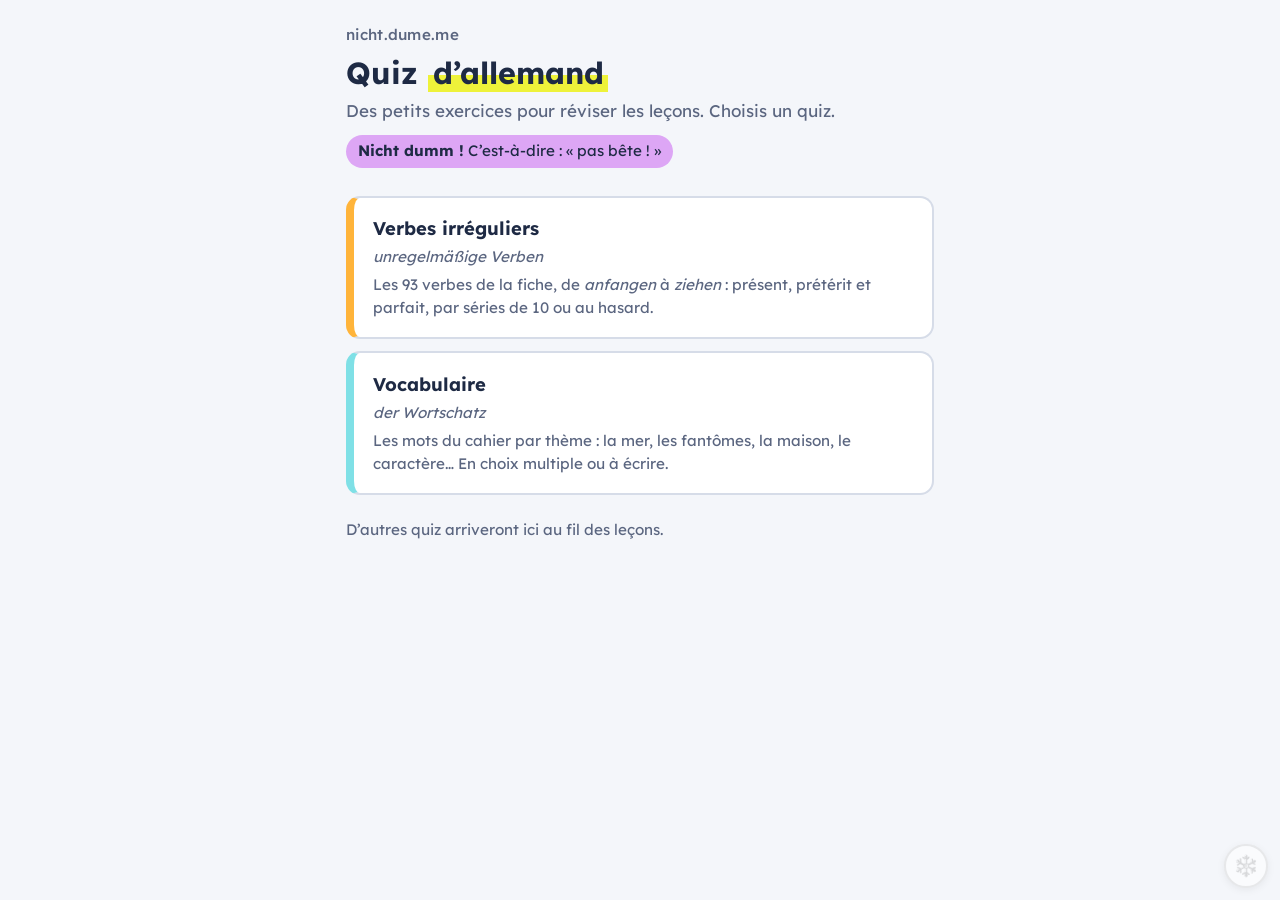
<file: index.html>
<!DOCTYPE html>
<html lang="fr">
<head>
<meta charset="utf-8">
<meta name="viewport" content="width=device-width, initial-scale=1, viewport-fit=cover">
<title>Quiz d'allemand</title>
<link rel="preconnect" href="https://fonts.googleapis.com">
<link rel="preconnect" href="https://fonts.gstatic.com" crossorigin>
<link href="https://fonts.googleapis.com/css2?family=Lexend:wght@400;500;700&display=swap" rel="stylesheet">
<style>
:root {
  --bg: #F4F6FA; --paper: #FFFFFF; --ink: #1E2A44; --muted: #5B6680; --line: #D6DCE8;
  --aqua: #7FE0E6; --green: #74DB6A; --yellow: #EEF23A; --orange: #FFB43A; --violet: #DDA6F5;
  color-scheme: light;
}
@media (prefers-color-scheme: dark) {
  :root:not([data-theme="light"]) {
    --bg: #141826; --paper: #1D2234; --ink: #E8ECF6; --muted: #A3ABC2; --line: #333B55;
    --aqua: #2E8C92; --green: #3C8F36; --yellow: #8E9120; --orange: #A86A12; --violet: #7E4E96;
    color-scheme: dark;
  }
}
:root[data-theme="dark"] {
  --bg: #141826; --paper: #1D2234; --ink: #E8ECF6; --muted: #A3ABC2; --line: #333B55;
  --aqua: #2E8C92; --green: #3C8F36; --yellow: #8E9120; --orange: #A86A12; --violet: #7E4E96;
  color-scheme: dark;
}
*, *::before, *::after { box-sizing: border-box; }
body {
  margin: 0; background: var(--bg); color: var(--ink);
  font-family: "Lexend", system-ui, -apple-system, "Segoe UI", Roboto, sans-serif;
  font-size: 17px; line-height: 1.5;
  padding: env(safe-area-inset-top, 0px) 0 env(safe-area-inset-bottom, 0px);
}
main { max-width: 620px; margin: 0 auto; padding: 1.5rem 1rem 3rem; }
h1 { font-size: 1.9rem; line-height: 1.2; margin: .5rem 0 .4rem; font-weight: 700; }
h1 .hl { background: linear-gradient(transparent 55%, var(--yellow) 55%); padding: 0 .15em; }
p.lead { color: var(--muted); margin: 0 0 .75rem; }
.brand { margin: 0; font-weight: 500; font-size: .95rem; color: var(--muted); letter-spacing: .02em; }
.pun { display: inline-block; margin: 0 0 1.75rem; padding: .3rem .75rem; border-radius: 999px; background: var(--violet); font-size: .95rem; }
.quizzes { display: grid; gap: .75rem; list-style: none; padding: 0; margin: 0; }
.quiz {
  display: block; padding: 1.1rem 1.2rem; border-radius: 14px; text-decoration: none;
  border: 2px solid var(--line); background: var(--paper); color: var(--ink);
  border-left: 8px solid var(--accent, var(--aqua));
}
.quiz:hover { border-color: var(--ink); border-left-color: var(--accent, var(--aqua)); }
.quiz:focus-visible { outline: 3px solid var(--orange); outline-offset: 2px; }
.quiz strong { display: block; font-size: 1.15rem; }
.quiz .de { color: var(--muted); font-size: .95rem; font-style: italic; }
.quiz .desc { display: block; margin-top: .35rem; color: var(--muted); font-size: .95rem; }
.soon { margin-top: 1.5rem; color: var(--muted); font-size: .95rem; }
</style>
</head>
<body>
<main>
  <p class="brand">nicht.dume.me</p>
  <h1>Quiz <span class="hl">d’allemand</span></h1>
  <p class="lead">Des petits exercices pour réviser les leçons. Choisis un quiz.</p>
  <p class="pun"><strong>Nicht dumm !</strong> C’est-à-dire : « pas bête ! »</p>

  <ul class="quizzes">
    <li>
      <a class="quiz" href="unregelmaessige-verben/" style="--accent: var(--orange)">
        <strong>Verbes irréguliers</strong>
        <span class="de">unregelmäßige Verben</span>
        <span class="desc">Les 93 verbes de la fiche, de <em>anfangen</em> à <em>ziehen</em> : présent, prétérit et parfait, par séries de 10 ou au hasard.</span>
      </a>
    </li>
    <li>
      <a class="quiz" href="wortschatz/" style="--accent: var(--aqua)">
        <strong>Vocabulaire</strong>
        <span class="de">der Wortschatz</span>
        <span class="desc">Les mots du cahier par thème : la mer, les fantômes, la maison, le caractère… En choix multiple ou à écrire.</span>
      </a>
    </li>
  </ul>

  <p class="soon">D’autres quiz arriveront ici au fil des leçons.</p>
</main>
<script src="commun/neige.js"></script>
</body>
</html>
</file>
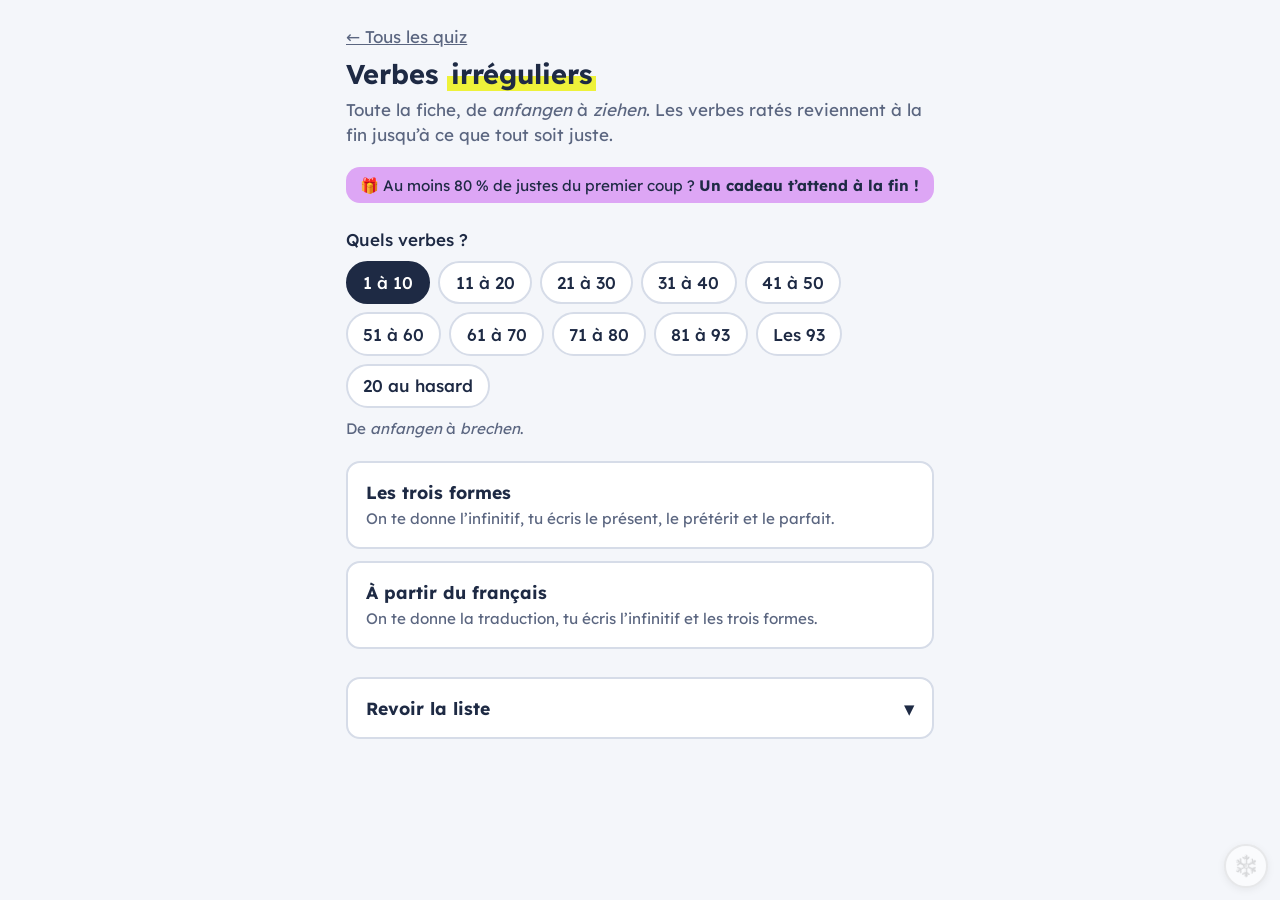
<file: unregelmaessige-verben/index.html>
<!DOCTYPE html>
<html lang="fr">
<head>
<meta charset="utf-8">
<meta name="viewport" content="width=device-width, initial-scale=1, viewport-fit=cover">
<title>Verbes irréguliers allemands – entraînement</title>
<link rel="preconnect" href="https://fonts.googleapis.com">
<link rel="preconnect" href="https://fonts.gstatic.com" crossorigin>
<link href="https://fonts.googleapis.com/css2?family=Lexend:wght@400;500;700&display=swap" rel="stylesheet">
<style>
:root {
  --bg: #F4F6FA;
  --paper: #FFFFFF;
  --ink: #1E2A44;
  --muted: #5B6680;
  --line: #D6DCE8;
  --aqua: #7FE0E6;
  --green: #74DB6A;
  --yellow: #EEF23A;
  --orange: #FFB43A;
  --violet: #DDA6F5;
  --ok: #1F8A3B;
  --ko: #C2342B;
  --warn: #A86400;
  --btn: #1E2A44;
  --btn-ink: #FFFFFF;
  color-scheme: light;
  box-sizing: border-box;
  padding-top: env(safe-area-inset-top, 0px);
  padding-bottom: env(safe-area-inset-bottom, 0px);
}
@media (prefers-color-scheme: dark) {
  :root:not([data-theme="light"]) {
    --bg: #141826; --paper: #1D2234; --ink: #E8ECF6; --muted: #A3ABC2; --line: #333B55;
    --aqua: #2E8C92; --green: #3C8F36; --yellow: #8E9120; --orange: #A86A12; --violet: #7E4E96;
    --ok: #5FD07A; --ko: #FF7A70; --warn: #F0B04A; --btn: #E8ECF6; --btn-ink: #141826;
    color-scheme: dark;
  }
}
:root[data-theme="dark"] {
  --bg: #141826; --paper: #1D2234; --ink: #E8ECF6; --muted: #A3ABC2; --line: #333B55;
  --aqua: #2E8C92; --green: #3C8F36; --yellow: #8E9120; --orange: #A86A12; --violet: #7E4E96;
  --ok: #5FD07A; --ko: #FF7A70; --warn: #F0B04A; --btn: #E8ECF6; --btn-ink: #141826;
  color-scheme: dark;
}
html { scroll-padding-top: env(safe-area-inset-top, 0px); }
*, *::before, *::after { box-sizing: border-box; }
body {
  margin: 0; background: var(--bg); color: var(--ink);
  font-family: "Lexend", system-ui, -apple-system, "Segoe UI", Roboto, sans-serif;
  font-size: 17px; line-height: 1.5;
}
main { max-width: 620px; margin: 0 auto; padding: 1.5rem 1rem 3rem; }
h1 { font-size: 1.7rem; line-height: 1.2; margin: .5rem 0 .4rem; font-weight: 700; }
h1 .hl { background: linear-gradient(transparent 55%, var(--yellow) 55%); padding: 0 .15em; }
p.lead { color: var(--muted); margin: 0 0 1.5rem; }
.hidden { display: none !important; }

.modes { display: grid; gap: .75rem; }
.range-title { font-weight: 500; margin: 0 0 .5rem; }
.range { display: flex; gap: .5rem; margin: 0 0 .6rem; flex-wrap: wrap; }
.range-hint { color: var(--muted); font-size: .95rem; margin: 0 0 1.25rem; min-height: 1.5em; }
.progress-text { color: var(--muted); font-weight: 500; }
.num { display: inline-block; min-width: 1.8em; color: var(--muted); font-size: .85em; }
.range label { cursor: pointer; position: relative; }
.range input { position: absolute; opacity: 0; pointer-events: none; }
.range span { display: inline-block; padding: .45rem .95rem; border-radius: 999px; border: 2px solid var(--line); background: var(--paper); font-weight: 500; }
.range input:checked + span { background: var(--btn); color: var(--btn-ink); border-color: var(--btn); }
.range input:focus-visible + span { outline: 3px solid var(--orange); outline-offset: 2px; }
.mode {
  text-align: left; width: 100%; padding: 1rem 1.1rem; border-radius: 14px;
  border: 2px solid var(--line); background: var(--paper); color: var(--ink);
  font: inherit; cursor: pointer;
}
.mode strong { display: block; font-size: 1.1rem; }
.mode span { color: var(--muted); font-size: .95rem; }
.mode:hover { border-color: var(--ink); }
.mode:focus-visible, button:focus-visible, input:focus-visible { outline: 3px solid var(--orange); outline-offset: 2px; }

details { margin-top: 1.75rem; }
summary {
  cursor: pointer; font-weight: 700; font-size: 1.1rem; list-style: none;
  display: flex; justify-content: space-between; align-items: center;
  padding: 1rem 1.1rem; border-radius: 14px; border: 2px solid var(--line); background: var(--paper);
}
summary::-webkit-details-marker { display: none; }
summary::after { content: "▾"; font-size: 1.3rem; line-height: 1; transition: transform .2s; }
details[open] summary::after { transform: rotate(180deg); }
summary:hover { border-color: var(--ink); }
summary:focus-visible { outline: 3px solid var(--orange); outline-offset: 2px; }
.table-wrap {
  overflow-x: auto; margin-top: .75rem; background: var(--paper); border-radius: 12px; border: 1px solid var(--line);
  /* Sort de la colonne de 620px pour que le tableau tienne en entier sur ordinateur et tablette. */
  width: min(900px, calc(100vw - 2rem)); position: relative; left: 50%; transform: translateX(-50%);
}
table { border-collapse: collapse; width: 100%; font-size: 1rem; }
th, td { padding: .45rem .6rem; border-bottom: 1px solid var(--line); text-align: left; white-space: nowrap; }
th { font-weight: 500; }
th.c-inf { background: var(--aqua); } th.c-pres { background: var(--green); }
th.c-pret { background: var(--yellow); } th.c-parf { background: var(--orange); } th.c-fr { background: var(--violet); }
tr:last-child td { border-bottom: 0; }
/* Sur téléphone, cinq colonnes ne tiennent pas : une fiche par verbe à la place. */
@media (max-width: 640px) {
  .table-wrap { overflow: visible; }
  table, tbody, td { display: block; }
  tr:first-child { display: none; }
  tr {
    display: grid; grid-template-columns: repeat(3, 1fr); gap: .35rem .5rem;
    padding: .75rem .8rem; border-bottom: 1px solid var(--line);
  }
  tr:last-child { border-bottom: 0; }
  td { border: 0; padding: 0; white-space: normal; }
  td:nth-child(1) { font-weight: 700; font-size: 1.05rem; }
  td:nth-child(5) { grid-column: 2 / 4; grid-row: 1; text-align: right; color: var(--muted); align-self: center; }
  td:nth-child(2), td:nth-child(3), td:nth-child(4) { font-size: .92rem; padding-left: .45rem; border-left: 4px solid; }
  td:nth-child(2) { border-color: var(--green); }
  td:nth-child(3) { border-color: var(--yellow); }
  td:nth-child(4) { border-color: var(--orange); }
}

.topbar { display: flex; justify-content: space-between; align-items: center; gap: 1rem; margin-bottom: 1rem; }
.link { background: none; border: 0; color: var(--muted); font: inherit; cursor: pointer; padding: .3rem 0; text-decoration: underline; }
.progress { display: flex; gap: 5px; flex-wrap: wrap; }
.dot { width: 14px; height: 14px; border-radius: 50%; border: 2px solid var(--line); }
.dot.done { background: var(--green); border-color: var(--green); }
.dot.missed { background: var(--orange); border-color: var(--orange); }
.dot.current { border-color: var(--ink); }

.card { background: var(--paper); border-radius: 18px; padding: 1.4rem 1.2rem; border: 1px solid var(--line); }
.prompt { margin-bottom: 1.2rem; }
.prompt .big { font-size: 2rem; font-weight: 700; line-height: 1.15; word-break: break-word; }
.prompt .sub { color: var(--muted); margin-top: .2rem; }

.field { margin-bottom: 1.1rem; }
.field label { display: inline-block; font-weight: 500; font-size: .95rem; margin-bottom: .3rem; padding: 0 .3em; border-radius: 4px; }
.f-inf label { background: var(--aqua); } .f-pres label { background: var(--green); }
.f-pret label { background: var(--yellow); } .f-parf label { background: var(--orange); }
.row { display: flex; align-items: baseline; gap: .5rem; }
.pron { font-weight: 500; color: var(--muted); }
.field input {
  flex: 1; min-width: 0; font: inherit; font-size: 1.15rem; color: var(--ink);
  background: transparent; border: 0; border-bottom: 3px solid var(--line);
  padding: .35rem .1rem; border-radius: 0;
}
.f-inf input:focus { border-color: var(--aqua); } .f-pres input:focus { border-color: var(--green); }
.f-pret input:focus { border-color: var(--yellow); } .f-parf input:focus { border-color: var(--orange); }
.field input:focus { outline: none; }
.field.ok input { border-color: var(--ok); }
.field.ko input { border-color: var(--ko); }
.fb { font-size: .95rem; margin-top: .3rem; min-height: 0; }
.field.ok .fb { color: var(--ok); }
.field.ko .fb { color: var(--ko); }
.fb .note { color: var(--warn); display: block; }

.keys { display: flex; gap: .5rem; margin: .4rem 0 1.2rem; }
.key {
  font: inherit; font-size: 1.15rem; width: 48px; height: 44px; border-radius: 10px;
  border: 2px solid var(--line); background: var(--bg); color: var(--ink); cursor: pointer;
}
.key:active { transform: translateY(1px); }

.main-btn {
  width: 100%; font: inherit; font-weight: 700; font-size: 1.1rem; padding: .85rem 1rem;
  border-radius: 12px; border: 0; background: var(--btn); color: var(--btn-ink); cursor: pointer;
}
.verdict { font-weight: 700; margin: 0 0 1rem; font-size: 1.05rem; }
.verdict.good { color: var(--ok); } .verdict.bad { color: var(--ko); }

.result .score { font-size: 3.2rem; font-weight: 700; line-height: 1; margin: .5rem 0; }
.result ul { padding-left: 1.2rem; }
.result li { margin-bottom: .3rem; }
.btns { display: grid; gap: .6rem; margin-top: 1.4rem; }

.second-btn {
  width: 100%; font: inherit; font-weight: 500; padding: .8rem 1rem; border-radius: 12px;
  border: 2px solid var(--line); background: var(--paper); color: var(--ink); cursor: pointer;
}
@media (prefers-reduced-motion: no-preference) {
  .card.shake { animation: shake .3s; }
  @keyframes shake { 25% { transform: translateX(-5px); } 75% { transform: translateX(5px); } }
}
</style>
<link rel="stylesheet" href="../commun/cadeau.css">
</head>
<body>
<main>

  <section id="home">
    <a class="link" href="../">← Tous les quiz</a>
    <h1>Verbes <span class="hl">irréguliers</span></h1>
    <p class="lead">Toute la fiche, de <em>anfangen</em> à <em>ziehen</em>. Les verbes ratés reviennent à la fin jusqu’à ce que tout soit juste.</p>
    <p class="gift-pill">🎁 Au moins 80&nbsp;% de justes du premier coup&nbsp;? <strong>Un cadeau t’attend à la fin&nbsp;!</strong></p>
    <p class="range-title">Quels verbes ?</p>
    <div class="range" role="radiogroup" id="ranges"></div>
    <p class="range-hint" id="range-hint"></p>
    <div class="modes">
      <button class="mode" data-mode="forms">
        <strong>Les trois formes</strong>
        <span>On te donne l’infinitif, tu écris le présent, le prétérit et le parfait.</span>
      </button>
      <button class="mode" data-mode="fr">
        <strong>À partir du français</strong>
        <span>On te donne la traduction, tu écris l’infinitif et les trois formes.</span>
      </button>
    </div>
    <details>
      <summary>Revoir la liste</summary>
      <div class="table-wrap"><table id="list"></table></div>
    </details>
  </section>

  <section id="quiz" class="hidden">
    <div class="topbar">
      <div class="progress" id="progress"></div>
      <button class="link" id="quit">Quitter</button>
    </div>
    <div class="card" id="card">
      <div class="prompt" id="prompt"></div>
      <div id="fields"></div>
      <div class="keys" id="keys">
        <button class="key" type="button">ä</button>
        <button class="key" type="button">ö</button>
        <button class="key" type="button">ü</button>
        <button class="key" type="button">ß</button>
      </div>
      <p class="verdict hidden" id="verdict"></p>
      <button class="main-btn" id="action">Vérifier</button>
    </div>
  </section>

  <section id="result" class="hidden result">
    <div class="card">
      <p style="margin:0;color:var(--muted)">Justes du premier coup</p>
      <div class="score" id="score"></div>
      <p id="comment"></p>
      <div id="missed"></div>
      <div id="gift" class="gift"></div>
      <div class="btns">
        <button class="main-btn" id="again">Recommencer</button>
        <button class="second-btn" id="home-btn">Changer d’exercice</button>
      </div>
    </div>
  </section>

</main>
<script src="../commun/karambolage.js"></script>
<script src="../commun/cadeau.js"></script>
<script>
const VERBS = [
  // Page 130
  { inf: "anfangen",  pres: "fängt an",  pret: "fing an",  parf: "hat angefangen",  fr: "commencer", frHint: "commencer (verbe à particule séparable)", star: true },
  { inf: "aufstehen", pres: "steht auf", pret: "stand auf", parf: "ist aufgestanden", fr: "se lever" },
  { inf: "ausleihen", pres: "leiht aus", pret: "lieh aus", parf: "hat ausgeliehen",  fr: "emprunter" },
  { inf: "beginnen",  pres: "beginnt",   pret: "begann",   parf: "hat begonnen",     fr: "commencer", frHint: "commencer (sans particule)" },
  { inf: "bekommen",  pres: "bekommt",   pret: "bekam",    parf: "hat bekommen",     fr: "recevoir" },
  { inf: "biegen",    pres: "biegt",     pret: "bog",      parf: "ist gebogen",      fr: "tourner" },
  { inf: "bieten",    pres: "bietet",    pret: "bot",      parf: "hat geboten",      fr: "offrir" },
  { inf: "bitten",    pres: "bittet",    pret: "bat",      parf: "hat gebeten",      fr: "prier, demander" },
  { inf: "bleiben",   pres: "bleibt",    pret: "blieb",    parf: "ist geblieben",    fr: "rester" },
  { inf: "brechen",   pres: "bricht",    pret: "brach",    parf: "hat gebrochen",    fr: "casser", star: true },
  { inf: "bringen",     pres: "bringt",      pret: "brachte",   parf: "hat gebracht",    fr: "apporter" },
  { inf: "denken",      pres: "denkt",       pret: "dachte",    parf: "hat gedacht",     fr: "penser" },
  { inf: "empfehlen",   pres: "empfiehlt",   pret: "empfahl",   parf: "hat empfohlen",   fr: "recommander", star: true },
  { inf: "entscheiden", pres: "entscheidet", pret: "entschied", parf: "hat entschieden", fr: "décider" },
  { inf: "erschrecken", pres: "erschrickt",  pret: "erschrak",  parf: "ist erschrocken", fr: "s’effrayer", star: true },
  { inf: "essen",       pres: "isst",        pret: "aß",        parf: "hat gegessen",    fr: "manger", star: true },
  { inf: "fahren",      pres: "fährt",       pret: "fuhr",      parf: "ist gefahren",    fr: "aller (en véhicule)", star: true },
  { inf: "fallen",      pres: "fällt",       pret: "fiel",      parf: "ist gefallen",    fr: "tomber", star: true },
  { inf: "finden",      pres: "findet",      pret: "fand",      parf: "hat gefunden",    fr: "trouver" },
  { inf: "fliegen",     pres: "fliegt",      pret: "flog",      parf: "ist geflogen",    fr: "voler" },
  { inf: "fliehen",     pres: "flieht",      pret: "floh",      parf: "ist geflohen",    fr: "fuir" },
  { inf: "fließen",     pres: "fließt",      pret: "floss",     parf: "ist geflossen",   fr: "couler" },
  { inf: "frieren",     pres: "friert",      pret: "fror",      parf: "hat gefroren",    fr: "geler, avoir froid" },
  { inf: "geben",       pres: "gibt",        pret: "gab",       parf: "hat gegeben",     fr: "donner", star: true },
  { inf: "gefallen",    pres: "gefällt",     pret: "gefiel",    parf: "hat gefallen",    fr: "plaire", star: true },
  { inf: "gehen",       pres: "geht",        pret: "ging",      parf: "ist gegangen",    fr: "aller" },
  { inf: "gelingen",    pres: "gelingt",     pret: "gelang",    parf: "ist gelungen",    fr: "réussir", pron: "es" },
  { inf: "gelten",      pres: "gilt",        pret: "galt",      parf: "hat gegolten",    fr: "valoir, passer pour", star: true },
  { inf: "genießen",    pres: "genießt",     pret: "genoss",    parf: "hat genossen",    fr: "profiter de" },
  { inf: "geschehen",   pres: "geschieht",   pret: "geschah",   parf: "ist geschehen",   fr: "se passer, arriver", pron: "es", star: true },
  { inf: "gewinnen",    pres: "gewinnt",     pret: "gewann",    parf: "hat gewonnen",    fr: "gagner" },
  { inf: "graben",      pres: "gräbt",       pret: "grub",      parf: "hat gegraben",    fr: "creuser", star: true },
  { inf: "greifen",     pres: "greift",      pret: "griff",     parf: "hat gegriffen",   fr: "saisir" },
  { inf: "halten",      pres: "hält",        pret: "hielt",     parf: "hat gehalten",    fr: "s’arrêter, tenir", star: true },
  { inf: "hängen",      pres: "hängt",       pret: "hing",      parf: "hat gehangen",    fr: "être accroché" },
  { inf: "heben",       pres: "hebt",        pret: "hob",       parf: "hat gehoben",     fr: "lever (quelque chose)" },
  { inf: "heißen",      pres: "heißt",       pret: "hieß",      parf: "hat geheißen",    fr: "s’appeler" },
  { inf: "helfen",      pres: "hilft",       pret: "half",      parf: "hat geholfen",    fr: "aider", star: true },
  { inf: "kennen",      pres: "kennt",       pret: "kannte",    parf: "hat gekannt",     fr: "connaître" },
  { inf: "klingen",     pres: "klingt",      pret: "klang",     parf: "hat geklungen",   fr: "sonner, émettre un son" },
  { inf: "kommen",      pres: "kommt",       pret: "kam",       parf: "ist gekommen",    fr: "venir" },
  { inf: "laden",       pres: "lädt",        pret: "lud",       parf: "hat geladen",     fr: "charger", star: true },
  { inf: "lassen",      pres: "lässt",       pret: "ließ",      parf: "hat gelassen",    fr: "laisser", star: true },
  { inf: "laufen",      pres: "läuft",       pret: "lief",      parf: "ist gelaufen",    fr: "courir", frHint: "courir (verbe fort)", star: true },
  // Ajoutés à la main en bas de la page 130
  { inf: "sein",        pres: "ist",         pret: "war",       parf: "ist gewesen",     fr: "être" },
  { inf: "werden",      pres: "wird",        pret: "wurde",     parf: "ist geworden",    fr: "devenir" },
  // Page 131
  { inf: "lesen",       pres: "liest",       pret: "las",       parf: "hat gelesen",     fr: "lire", star: true },
  { inf: "liegen",      pres: "liegt",       pret: "lag",       parf: "hat gelegen",     fr: "être couché" },
  { inf: "lügen",       pres: "lügt",        pret: "log",       parf: "hat gelogen",     fr: "mentir" },
  { inf: "nehmen",      pres: "nimmt",       pret: "nahm",      parf: "hat genommen",    fr: "prendre", star: true },
  { inf: "nennen",      pres: "nennt",       pret: "nannte",    parf: "hat genannt",     fr: "nommer" },
  { inf: "raten",       pres: "rät",         pret: "riet",      parf: "hat geraten",     fr: "conseiller, deviner", star: true },
  { inf: "reiten",      pres: "reitet",      pret: "ritt",      parf: "ist geritten",    fr: "faire du cheval" },
  { inf: "rennen",      pres: "rennt",       pret: "rannte",    parf: "ist gerannt",     fr: "courir", frHint: "courir (prétérit en -te)" },
  { inf: "rufen",       pres: "ruft",        pret: "rief",      parf: "hat gerufen",     fr: "appeler" },
  { inf: "scheinen",    pres: "scheint",     pret: "schien",    parf: "hat geschienen",  fr: "sembler, briller" },
  { inf: "schießen",    pres: "schießt",     pret: "schoss",    parf: "hat geschossen",  fr: "tirer (arme)" },
  { inf: "schlafen",    pres: "schläft",     pret: "schlief",   parf: "hat geschlafen",  fr: "dormir", star: true },
  { inf: "schlagen",    pres: "schlägt",     pret: "schlug",    parf: "hat geschlagen",  fr: "frapper", star: true },
  { inf: "schließen",   pres: "schließt",    pret: "schloss",   parf: "hat geschlossen", fr: "fermer" },
  { inf: "schneiden",   pres: "schneidet",   pret: "schnitt",   parf: "hat geschnitten", fr: "couper" },
  { inf: "schreiben",   pres: "schreibt",    pret: "schrieb",   parf: "hat geschrieben", fr: "écrire" },
  { inf: "schreien",    pres: "schreit",     pret: "schrie",    parf: "hat geschrien",   fr: "crier" },
  { inf: "schweigen",   pres: "schweigt",    pret: "schwieg",   parf: "hat geschwiegen", fr: "se taire" },
  { inf: "schwimmen",   pres: "schwimmt",    pret: "schwamm",   parf: "ist geschwommen", fr: "nager" },
  { inf: "schwören",    pres: "schwört",     pret: "schwor",    parf: "hat geschworen",  fr: "jurer" },
  { inf: "sehen",       pres: "sieht",       pret: "sah",       parf: "hat gesehen",     fr: "voir", star: true },
  { inf: "singen",      pres: "singt",       pret: "sang",      parf: "hat gesungen",    fr: "chanter" },
  { inf: "sitzen",      pres: "sitzt",       pret: "saß",       parf: "hat gesessen",    fr: "être assis" },
  { inf: "sprechen",    pres: "spricht",     pret: "sprach",    parf: "hat gesprochen",  fr: "parler", star: true },
  { inf: "springen",    pres: "springt",     pret: "sprang",    parf: "ist gesprungen",  fr: "sauter" },
  { inf: "stehen",      pres: "steht",       pret: "stand",     parf: "hat gestanden",   fr: "être debout" },
  { inf: "steigen",     pres: "steigt",      pret: "stieg",     parf: "ist gestiegen",   fr: "monter" },
  { inf: "sterben",     pres: "stirbt",      pret: "starb",     parf: "ist gestorben",   fr: "mourir", star: true },
  { inf: "streiten",    pres: "streitet",    pret: "stritt",    parf: "hat gestritten",  fr: "se disputer" },
  { inf: "tragen",      pres: "trägt",       pret: "trug",      parf: "hat getragen",    fr: "porter", star: true },
  { inf: "treffen",     pres: "trifft",      pret: "traf",      parf: "hat getroffen",   fr: "rencontrer", star: true },
  { inf: "treiben (Sport)", pres: "treibt Sport", pret: "trieb Sport", parf: "hat Sport getrieben", fr: "faire du sport",
    alt: { inf: ["Sport treiben", "treiben"] } },
  { inf: "trinken",     pres: "trinkt",      pret: "trank",     parf: "hat getrunken",   fr: "boire" },
  { inf: "treten",      pres: "tritt",       pret: "trat",      parf: "ist getreten",    fr: "entrer", star: true },
  { inf: "tun",         pres: "tut",         pret: "tat",       parf: "hat getan",       fr: "faire" },
  { inf: "verbinden",   pres: "verbindet",   pret: "verband",   parf: "hat verbunden",   fr: "assembler, relier" },
  { inf: "vergessen",   pres: "vergisst",    pret: "vergaß",    parf: "hat vergessen",   fr: "oublier", star: true },
  { inf: "vergleichen", pres: "vergleicht",  pret: "verglich",  parf: "hat verglichen",  fr: "comparer" },
  { inf: "verlieren",   pres: "verliert",    pret: "verlor",    parf: "hat verloren",    fr: "perdre" },
  { inf: "verschwinden", pres: "verschwindet", pret: "verschwand", parf: "ist verschwunden", fr: "disparaître" },
  { inf: "wachsen",     pres: "wächst",      pret: "wuchs",     parf: "ist gewachsen",   fr: "grandir, pousser", star: true },
  { inf: "waschen",     pres: "wäscht",      pret: "wusch",     parf: "hat gewaschen",   fr: "laver", star: true },
  { inf: "werben",      pres: "wirbt",       pret: "warb",      parf: "hat geworben",    fr: "faire de la publicité", star: true },
  { inf: "werfen",      pres: "wirft",       pret: "warf",      parf: "hat geworfen",    fr: "jeter", star: true },
  { inf: "wissen",      pres: "weiß",        pret: "wusste",    parf: "hat gewusst",     fr: "savoir", star: true },
  { inf: "ziehen",      pres: "zieht",       pret: "zog",       parf: "hat/ist gezogen", fr: "tirer, aller" },
  // Ajouté à la main en bas de la page 131
  { inf: "haben",       pres: "hat",         pret: "hatte",     parf: "hat gehabt",      fr: "avoir" }
];

const LABELS = { inf: "Infinitif", pres: "Présent (3e pers.)", pret: "Prétérit", parf: "Parfait" };
const MODES = { forms: ["pres", "pret", "parf"], fr: ["inf", "pres", "pret", "parf"] };

const $ = id => document.getElementById(id);
let mode, set, queue, current, status, checked, firstTry;

const pron = v => v.pron || "er";

// Liste de révision
(function buildList() {
  let h = '<tr><th class="c-inf">Infinitif</th><th class="c-pres">Présent</th><th class="c-pret">Prétérit</th><th class="c-parf">Parfait</th><th class="c-fr">Traduction</th></tr>';
  VERBS.forEach((v, i) => {
    h += `<tr><td><span class="num">${i + 1}</span>${v.inf}</td><td>${v.star ? "*" : ""}${pron(v)} ${v.pres}</td><td>${pron(v)} ${v.pret}</td><td>${pron(v)} ${v.parf}</td><td>${v.fr}</td></tr>`;
  });
  $("list").innerHTML = h;
})();

// Séries : une par tranche de 10, toute la fiche, ou 20 verbes au hasard
const SERIES = [];
// Un reste de moins de 5 verbes est rattaché à la série précédente (ex. 81 à 93 plutôt que 91 à 93).
for (let s = 0, e; s < VERBS.length; s = e) {
  e = VERBS.length - (s + 10) < 5 ? VERBS.length : s + 10;
  SERIES.push({ id: "s" + s, label: `${s + 1} à ${e}`, pick: () => [...VERBS.keys()].slice(s, e),
    hint: `De <em>${VERBS[s].inf}</em> à <em>${VERBS[e - 1].inf}</em>.` });
}
SERIES.push({ id: "all", label: `Les ${VERBS.length}`, pick: () => [...VERBS.keys()],
  hint: `Toute la fiche : ${VERBS.length} verbes.` });
SERIES.push({ id: "rand", label: "20 au hasard", pick: () => shuffle([...VERBS.keys()]).slice(0, 20),
  hint: "20 verbes tirés au hasard dans toute la fiche, différents à chaque fois." });

const RANGE_KEY = "verbes-serie";
let savedRange = null;
try { savedRange = localStorage.getItem(RANGE_KEY); } catch (e) {}
if (!SERIES.some(s => s.id === savedRange)) savedRange = SERIES[0].id;
$("ranges").innerHTML = SERIES.map(s =>
  `<label><input type="radio" name="range" value="${s.id}"${s.id === savedRange ? " checked" : ""}><span>${s.label}</span></label>`
).join("");
function showRangeHint() {
  const id = document.querySelector('input[name="range"]:checked').value;
  $("range-hint").innerHTML = SERIES.find(s => s.id === id).hint;
}
$("ranges").addEventListener("change", () => {
  showRangeHint();
  try { localStorage.setItem(RANGE_KEY, document.querySelector('input[name="range"]:checked').value); } catch (e) {}
});
showRangeHint();

function shuffle(a) {
  for (let i = a.length - 1; i > 0; i--) { const j = Math.floor(Math.random() * (i + 1)); [a[i], a[j]] = [a[j], a[i]]; }
  return a;
}

function norm(s) {
  return s.toLowerCase().replace(/\s+/g, " ").trim().replace(/^(er|sie|es)\s+/, "");
}
function noUml(s) {
  return s.replace(/ae/g, "a").replace(/oe/g, "o").replace(/ue/g, "u")
          .replace(/ä/g, "a").replace(/ö/g, "o").replace(/ü/g, "u").replace(/ß/g, "ss");
}

// Réponses acceptées pour un champ, normalisées. « hat/ist gezogen » accepte les deux auxiliaires.
function answers(field, v) {
  const out = [];
  for (const a of [v[field], ...((v.alt && v.alt[field]) || [])]) {
    const m = a.match(/^(hat|ist)\/(hat|ist) (.*)$/);
    if (m) out.push(`${m[1]} ${m[3]}`, `${m[2]} ${m[3]}`);
    out.push(a);
  }
  return out.map(norm);
}

function check(field, value, v) {
  const got = norm(value), exps = answers(field, v), exp = exps[0];
  if (!got) return { ok: false, msg: "Réponse attendue : " + display(field, v) };
  if (exps.includes(got)) return { ok: true };
  if (exps.some(e => noUml(e) === noUml(got))) return { ok: false, msg: "Presque ! Attention à ä, ö, ü ou ß : " + display(field, v) };
  if (field === "parf") {
    const [aux, ...rest] = exp.split(" ");
    const part = rest.join(" ");
    if (got === part) return { ok: false, msg: `Il manque l’auxiliaire : ${display(field, v)}` };
    const gotParts = got.split(" ");
    if (gotParts.length >= 2 && gotParts.slice(1).join(" ") === part && gotParts[0] !== aux)
      return { ok: false, msg: `Mauvais auxiliaire, c’est « ${aux} » : ${display(field, v)}` };
  }
  return { ok: false, msg: "Réponse attendue : " + display(field, v) };
}
function display(field, v) { return field === "inf" ? v.inf : pron(v) + " " + v[field]; }

function start(m) {
  mode = m;
  const r = document.querySelector('input[name="range"]:checked').value;
  set = SERIES.find(s => s.id === r).pick();
  queue = shuffle([...set]);
  status = VERBS.map(() => "todo");
  firstTry = VERBS.map(() => null);
  $("home").classList.add("hidden");
  $("result").classList.add("hidden");
  $("quiz").classList.remove("hidden");
  next();
}

function renderProgress() {
  // Au-delà de 30 verbes, les pastilles prendraient trop de place : un compteur suffit.
  if (set.length > 30) {
    const done = set.filter(i => status[i] === "done").length;
    $("progress").innerHTML = `<span class="progress-text">${done} / ${set.length} verbes</span>`;
    return;
  }
  $("progress").innerHTML = set.map(i =>
    `<span class="dot ${status[i] === "done" ? "done" : firstTry[i] === false ? "missed" : ""} ${i === current ? "current" : ""}" title="${VERBS[i].inf}"></span>`
  ).join("");
}

function next() {
  if (!queue.length) return finish();
  current = queue.shift();
  checked = false;
  const v = VERBS[current];
  $("prompt").innerHTML = mode === "forms"
    ? `<div class="big">${v.inf}</div><div class="sub">${v.fr}</div>`
    : `<div class="big">${v.frHint || v.fr}</div><div class="sub">Écris le verbe allemand et ses formes</div>`;
  $("fields").innerHTML = MODES[mode].map(f => `
    <div class="field f-${f}" data-field="${f}">
      <label for="in-${f}">${LABELS[f]}</label>
      <div class="row">${f === "inf" ? "" : `<span class="pron">${pron(v)}</span>`}
        <input id="in-${f}" type="text" autocomplete="off" autocapitalize="off" autocorrect="off" spellcheck="false" enterkeyhint="next">
      </div>
      <div class="fb"></div>
    </div>`).join("");
  $("verdict").classList.add("hidden");
  $("keys").classList.remove("hidden");
  $("action").textContent = "Vérifier";
  renderProgress();
  const inputs = [...document.querySelectorAll("#fields input")];
  inputs.forEach((inp, i) => {
    inp.addEventListener("keydown", e => {
      if (e.key !== "Enter") return;
      e.preventDefault();
      if (checked) return action();
      if (i < inputs.length - 1) inputs[i + 1].focus(); else action();
    });
  });
  inputs[0].focus();
}

function verify() {
  const v = VERBS[current];
  let allOk = true;
  document.querySelectorAll("#fields .field").forEach(el => {
    const f = el.dataset.field;
    const inp = el.querySelector("input");
    const r = check(f, inp.value, v);
    el.classList.add(r.ok ? "ok" : "ko");
    inp.readOnly = true;
    let fb = r.ok ? "✓ Juste" : r.msg;
    if (f === "pres" && v.star) fb += '<span class="note">* Le présent change de voyelle.</span>';
    el.querySelector(".fb").innerHTML = fb;
    if (!r.ok) allOk = false;
  });
  if (firstTry[current] === null) firstTry[current] = allOk;
  const verdict = $("verdict");
  verdict.classList.remove("hidden", "good", "bad");
  if (allOk) {
    status[current] = "done";
    verdict.textContent = "Tout est juste !";
    verdict.classList.add("good");
  } else {
    queue.push(current);
    verdict.textContent = "Ce verbe reviendra plus tard.";
    verdict.classList.add("bad");
    const card = $("card");
    card.classList.remove("shake"); void card.offsetWidth; card.classList.add("shake");
  }
  $("keys").classList.add("hidden");
  $("action").textContent = queue.length ? "Verbe suivant" : "Voir le résultat";
  checked = true;
  renderProgress();
  $("action").focus();
}

function action() { checked ? next() : verify(); }

function finish() {
  $("quiz").classList.add("hidden");
  $("result").classList.remove("hidden");
  const n = set.length;
  const good = set.filter(i => firstTry[i]).length;
  $("score").textContent = `${good} / ${n}`;
  $("comment").textContent =
    good === n ? "Parfait, aucune erreur !" :
    good >= 0.7 * n ? "Très bien. Encore un tour et ce sera parfait." :
    good >= 0.4 * n ? "C’est en bonne voie. Refais un tour pour les fixer." :
    "Relis la liste puis réessaie : ça rentre à force de répéter.";
  const missed = set.filter(i => !firstTry[i]).map(i => VERBS[i]);
  $("missed").innerHTML = missed.length
    ? "<p>À revoir :</p><ul>" + missed.map(v => `<li><strong>${v.inf}</strong> – ${pron(v)} ${v.pres}, ${pron(v)} ${v.pret}, ${pron(v)} ${v.parf}</li>`).join("") + "</ul>"
    : "";
  cadeau($("gift"), good, n, "verbes");
}

document.querySelectorAll(".mode").forEach(b => b.addEventListener("click", () => start(b.dataset.mode)));
$("action").addEventListener("click", action);
$("again").addEventListener("click", () => start(mode));
$("home-btn").addEventListener("click", () => { $("result").classList.add("hidden"); $("home").classList.remove("hidden"); });
$("quit").addEventListener("click", () => { $("quiz").classList.add("hidden"); $("home").classList.remove("hidden"); });

// Aperçu de l'écran de fin sans faire le quiz : ajouter ?apercu à l'adresse (8 / 10),
// ou ?apercu=6 pour choisir le nombre de verbes justes sur la série 1 à 10.
const apercu = new URLSearchParams(location.search).get("apercu");
if (apercu !== null) {
  const good = /^\d+$/.test(apercu) ? Math.min(+apercu, 10) : 8;
  mode = "forms";
  set = [...VERBS.keys()].slice(0, 10);
  status = VERBS.map(() => "done");
  firstTry = VERBS.map((_, i) => i < good);
  $("home").classList.add("hidden");
  finish();
}

// Touches ä ö ü ß : insèrent dans le champ actif sans lui faire perdre le focus
let lastInput = null;
document.addEventListener("focusin", e => { if (e.target.matches("#fields input")) lastInput = e.target; });
document.querySelectorAll(".key").forEach(k => {
  k.addEventListener("mousedown", e => e.preventDefault());
  k.addEventListener("click", () => {
    const inp = lastInput;
    if (!inp || inp.readOnly) return;
    const s = inp.selectionStart ?? inp.value.length, e = inp.selectionEnd ?? inp.value.length;
    inp.value = inp.value.slice(0, s) + k.textContent + inp.value.slice(e);
    inp.focus();
    inp.setSelectionRange(s + 1, s + 1);
  });
});
</script>
<script src="../commun/neige.js"></script>
</body>
</html>
</file>
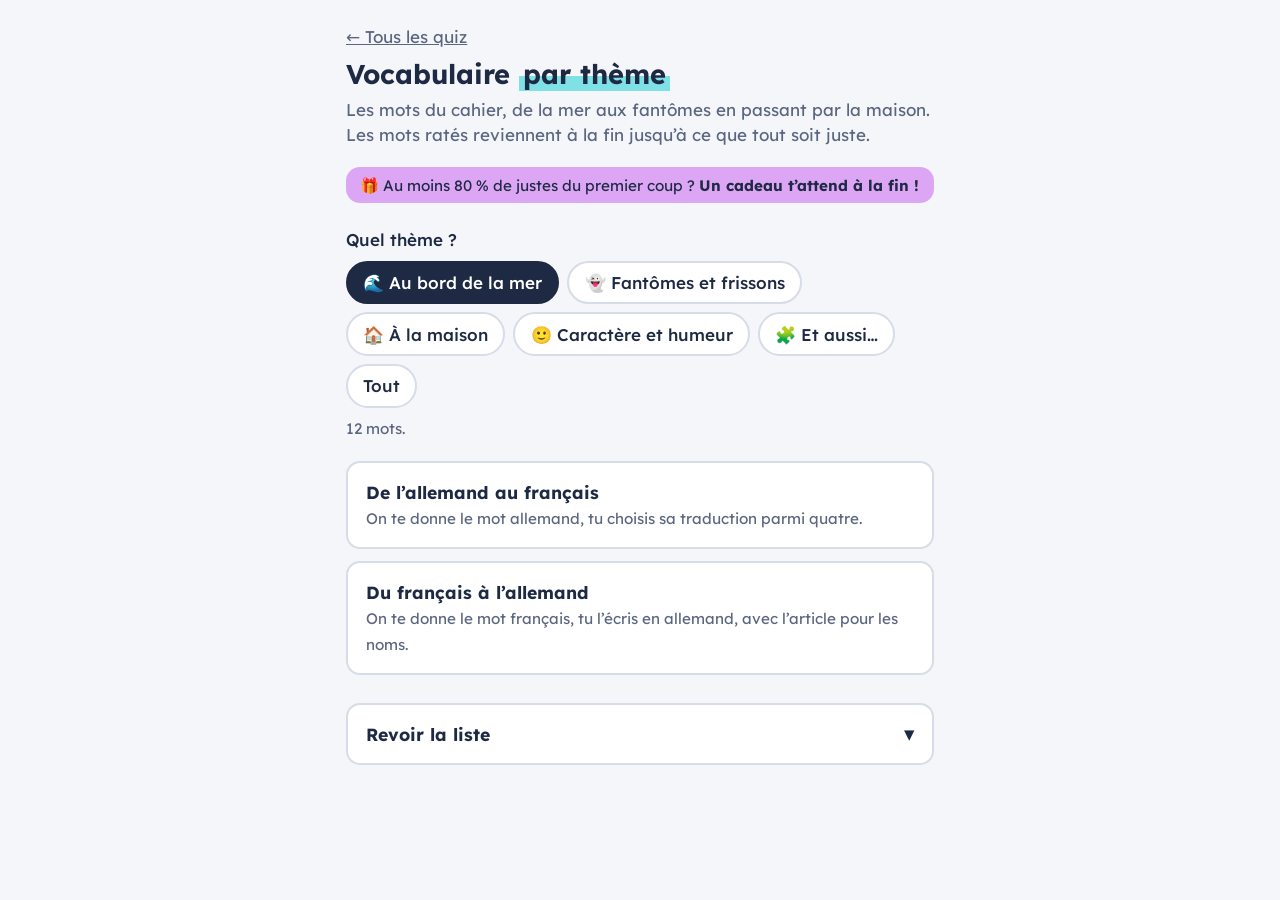
<file: vocabulaire/index.html>
<!DOCTYPE html>
<html lang="fr">
<head>
<meta charset="utf-8">
<meta name="viewport" content="width=device-width, initial-scale=1, viewport-fit=cover">
<title>Vocabulaire allemand – entraînement</title>
<link rel="preconnect" href="https://fonts.googleapis.com">
<link rel="preconnect" href="https://fonts.gstatic.com" crossorigin>
<link href="https://fonts.googleapis.com/css2?family=Lexend:wght@400;500;700&display=swap" rel="stylesheet">
<style>
:root {
  --bg: #F4F6FA; --paper: #FFFFFF; --ink: #1E2A44; --muted: #5B6680; --line: #D6DCE8;
  --aqua: #7FE0E6; --green: #74DB6A; --yellow: #EEF23A; --orange: #FFB43A; --violet: #DDA6F5;
  --ok: #1F8A3B; --ko: #C2342B; --warn: #A86400; --btn: #1E2A44; --btn-ink: #FFFFFF;
  color-scheme: light;
}
@media (prefers-color-scheme: dark) {
  :root:not([data-theme="light"]) {
    --bg: #141826; --paper: #1D2234; --ink: #E8ECF6; --muted: #A3ABC2; --line: #333B55;
    --aqua: #2E8C92; --green: #3C8F36; --yellow: #8E9120; --orange: #A86A12; --violet: #7E4E96;
    --ok: #5FD07A; --ko: #FF7A70; --warn: #F0B04A; --btn: #E8ECF6; --btn-ink: #141826;
    color-scheme: dark;
  }
}
:root[data-theme="dark"] {
  --bg: #141826; --paper: #1D2234; --ink: #E8ECF6; --muted: #A3ABC2; --line: #333B55;
  --aqua: #2E8C92; --green: #3C8F36; --yellow: #8E9120; --orange: #A86A12; --violet: #7E4E96;
  --ok: #5FD07A; --ko: #FF7A70; --warn: #F0B04A; --btn: #E8ECF6; --btn-ink: #141826;
  color-scheme: dark;
}
*, *::before, *::after { box-sizing: border-box; }
body {
  margin: 0; background: var(--bg); color: var(--ink);
  font-family: "Lexend", system-ui, -apple-system, "Segoe UI", Roboto, sans-serif;
  font-size: 17px; line-height: 1.5;
  padding: env(safe-area-inset-top, 0px) 0 env(safe-area-inset-bottom, 0px);
}
main { max-width: 620px; margin: 0 auto; padding: 1.5rem 1rem 3rem; }
h1 { font-size: 1.7rem; line-height: 1.2; margin: .5rem 0 .4rem; font-weight: 700; }
h1 .hl { background: linear-gradient(transparent 55%, var(--aqua) 55%); padding: 0 .15em; }
p.lead { color: var(--muted); margin: 0 0 1.5rem; }
.hidden { display: none !important; }
.link { background: none; border: 0; color: var(--muted); font: inherit; cursor: pointer; padding: .3rem 0; text-decoration: underline; }
button:focus-visible, input:focus-visible, a:focus-visible { outline: 3px solid var(--orange); outline-offset: 2px; }

.range-title { font-weight: 500; margin: 0 0 .5rem; }
.range { display: flex; gap: .5rem; margin: 0 0 .6rem; flex-wrap: wrap; }
.range label { cursor: pointer; position: relative; }
.range input { position: absolute; opacity: 0; pointer-events: none; }
.range span { display: inline-block; padding: .45rem .95rem; border-radius: 999px; border: 2px solid var(--line); background: var(--paper); font-weight: 500; }
.range input:checked + span { background: var(--btn); color: var(--btn-ink); border-color: var(--btn); }
.range input:focus-visible + span { outline: 3px solid var(--orange); outline-offset: 2px; }
.range-hint { color: var(--muted); font-size: .95rem; margin: 0 0 1.25rem; min-height: 1.5em; }

.modes { display: grid; gap: .75rem; }
.mode {
  text-align: left; width: 100%; padding: 1rem 1.1rem; border-radius: 14px;
  border: 2px solid var(--line); background: var(--paper); color: var(--ink); font: inherit; cursor: pointer;
}
.mode strong { display: block; font-size: 1.1rem; }
.mode span { color: var(--muted); font-size: .95rem; }
.mode:hover { border-color: var(--ink); }

details { margin-top: 1.75rem; }
summary {
  cursor: pointer; font-weight: 700; font-size: 1.1rem; list-style: none;
  display: flex; justify-content: space-between; align-items: center;
  padding: 1rem 1.1rem; border-radius: 14px; border: 2px solid var(--line); background: var(--paper);
}
summary::-webkit-details-marker { display: none; }
summary::after { content: "▾"; font-size: 1.3rem; line-height: 1; transition: transform .2s; }
details[open] summary::after { transform: rotate(180deg); }
summary:hover { border-color: var(--ink); }
.list-theme { margin: 1.1rem 0 .4rem; font-weight: 700; }
.list { background: var(--paper); border: 1px solid var(--line); border-radius: 12px; overflow: hidden; }
.list-row { display: grid; grid-template-columns: 1fr 1fr; gap: .2rem 1rem; padding: .5rem .8rem; border-bottom: 1px solid var(--line); }
.list-row:last-child { border-bottom: 0; }
.list-row .de { font-weight: 500; }
.list-row .fr { color: var(--muted); }
.list-row .note { grid-column: 1 / -1; font-size: .85rem; color: var(--warn); }
@media (max-width: 480px) { .list-row { grid-template-columns: 1fr; } }

.topbar { display: flex; justify-content: space-between; align-items: center; gap: 1rem; margin-bottom: 1rem; }
.progress { display: flex; gap: 5px; flex-wrap: wrap; }
.progress-text { color: var(--muted); font-weight: 500; }
.dot { width: 14px; height: 14px; border-radius: 50%; border: 2px solid var(--line); }
.dot.done { background: var(--green); border-color: var(--green); }
.dot.missed { background: var(--orange); border-color: var(--orange); }
.dot.current { border-color: var(--ink); }

.card { background: var(--paper); border-radius: 18px; padding: 1.4rem 1.2rem; border: 1px solid var(--line); }
.prompt { margin-bottom: 1.2rem; }
.prompt .theme { color: var(--muted); font-size: .9rem; }
.prompt .big { font-size: 2rem; font-weight: 700; line-height: 1.15; word-break: break-word; margin-top: .15rem; }
.prompt .sub { color: var(--muted); margin-top: .3rem; }

.choices { display: grid; gap: .6rem; margin-bottom: 1.2rem; }
.choice {
  text-align: left; width: 100%; padding: .8rem 1rem; border-radius: 12px; font: inherit; font-size: 1.05rem;
  border: 2px solid var(--line); background: var(--bg); color: var(--ink); cursor: pointer;
  display: flex; gap: .7rem; align-items: baseline;
}
.choice .k { color: var(--muted); font-size: .85rem; min-width: 1em; }
.choice:hover:not(:disabled) { border-color: var(--ink); }
.choice:disabled { cursor: default; }
.choice.right { border-color: var(--ok); background: color-mix(in srgb, var(--ok) 14%, var(--paper)); }
.choice.wrong { border-color: var(--ko); background: color-mix(in srgb, var(--ko) 12%, var(--paper)); }

.field { margin-bottom: 1rem; }
.field label { display: inline-block; font-weight: 500; font-size: .95rem; margin-bottom: .3rem; padding: 0 .3em; border-radius: 4px; background: var(--aqua); }
.field input {
  width: 100%; font: inherit; font-size: 1.2rem; color: var(--ink); background: transparent;
  border: 0; border-bottom: 3px solid var(--line); padding: .35rem .1rem; border-radius: 0;
}
.field input:focus { outline: none; border-color: var(--aqua); }
.field.ok input { border-color: var(--ok); }
.field.ko input { border-color: var(--ko); }
.fb { font-size: .95rem; margin-top: .3rem; }
.field.ok .fb { color: var(--ok); }
.field.ko .fb { color: var(--ko); }
.fb .note, .verdict .note { color: var(--warn); display: block; font-weight: 400; font-size: .95rem; }

.keys { display: flex; gap: .5rem; margin: .4rem 0 1.2rem; }
.key {
  font: inherit; font-size: 1.15rem; width: 48px; height: 44px; border-radius: 10px;
  border: 2px solid var(--line); background: var(--bg); color: var(--ink); cursor: pointer;
}
.main-btn {
  width: 100%; font: inherit; font-weight: 700; font-size: 1.1rem; padding: .85rem 1rem;
  border-radius: 12px; border: 0; background: var(--btn); color: var(--btn-ink); cursor: pointer;
}
.verdict { font-weight: 700; margin: 0 0 1rem; font-size: 1.05rem; }
.verdict.good { color: var(--ok); } .verdict.bad { color: var(--ko); }

.result .score { font-size: 3.2rem; font-weight: 700; line-height: 1; margin: .5rem 0; }
.result ul { padding-left: 1.2rem; }
.result li { margin-bottom: .3rem; }
.btns { display: grid; gap: .6rem; margin-top: 1.4rem; }
.second-btn {
  width: 100%; font: inherit; font-weight: 500; padding: .8rem 1rem; border-radius: 12px;
  border: 2px solid var(--line); background: var(--paper); color: var(--ink); cursor: pointer;
}
@media (prefers-reduced-motion: no-preference) {
  .card.shake { animation: shake .3s; }
  @keyframes shake { 25% { transform: translateX(-5px); } 75% { transform: translateX(5px); } }
}
</style>
<link rel="stylesheet" href="../commun/cadeau.css">
</head>
<body>
<main>

  <section id="home">
    <a class="link" href="../">← Tous les quiz</a>
    <h1>Vocabulaire <span class="hl">par thème</span></h1>
    <p class="lead">Les mots du cahier, de la mer aux fantômes en passant par la maison. Les mots ratés reviennent à la fin jusqu’à ce que tout soit juste.</p>
    <p class="gift-pill">🎁 Au moins 80&nbsp;% de justes du premier coup&nbsp;? <strong>Un cadeau t’attend à la fin&nbsp;!</strong></p>
    <p class="range-title">Quel thème ?</p>
    <div class="range" role="radiogroup" id="ranges"></div>
    <p class="range-hint" id="range-hint"></p>
    <div class="modes">
      <button class="mode" data-mode="qcm">
        <strong>De l’allemand au français</strong>
        <span>On te donne le mot allemand, tu choisis sa traduction parmi quatre.</span>
      </button>
      <button class="mode" data-mode="ecrire">
        <strong>Du français à l’allemand</strong>
        <span>On te donne le mot français, tu l’écris en allemand, avec l’article pour les noms.</span>
      </button>
    </div>
    <details>
      <summary>Revoir la liste</summary>
      <div id="list"></div>
    </details>
  </section>

  <section id="quiz" class="hidden">
    <div class="topbar">
      <div class="progress" id="progress"></div>
      <button class="link" id="quit">Quitter</button>
    </div>
    <div class="card" id="card">
      <div class="prompt" id="prompt"></div>
      <div id="answer"></div>
      <p class="verdict hidden" id="verdict"></p>
      <button class="main-btn" id="action">Vérifier</button>
    </div>
  </section>

  <section id="result" class="hidden result">
    <div class="card">
      <p style="margin:0;color:var(--muted)">Justes du premier coup</p>
      <div class="score" id="score"></div>
      <p id="comment"></p>
      <div id="missed"></div>
      <div id="gift" class="gift"></div>
      <div class="btns">
        <button class="main-btn" id="again">Recommencer</button>
        <button class="second-btn" id="home-btn">Changer d’exercice</button>
      </div>
    </div>
  </section>

</main>
<script src="../commun/karambolage.js"></script>
<script src="../commun/cadeau.js"></script>
<script>
// Vocabulaire du cahier, rangé par thème. Pour chaque mot :
// - de : la forme allemande, ou une liste de formes acceptées (affichées séparées par « / ») ;
// - fr : la traduction ;
// - pl : le pluriel, affiché à titre d'information ;
// - note : remarque affichée après la réponse et dans la liste ;
// - casse : true si la majuscule compte (ex. « Sie », qui veut dire autre chose que « sie »).
const THEMES = [
  { id: "mer", name: "🌊 Au bord de la mer", words: [
    { de: "der Turm", fr: "la tour" },
    { de: "der Leuchtturm", fr: "le phare" },
    { de: "der Mond", fr: "la lune" },
    { de: "der Felsen", fr: "le rocher" },
    { de: ["das Meer", "die See"], fr: "la mer", note: "Attention : die See, c’est la mer, mais der See, c’est le lac." },
    { de: "der See", fr: "le lac", note: "Attention : der See, c’est le lac, mais die See, c’est la mer." },
    { de: "der Stein", fr: "le caillou" },
    { de: "der Wind", fr: "le vent" },
    { de: "der Wind heult", fr: "le vent hurle" },
    { de: "die Möwe", pl: "die Möwen", fr: "la mouette" },
    { de: "die Wolke", pl: "die Wolken", fr: "le nuage" },
    { de: "es ist wolkig", fr: "il y a des nuages" }
  ]},
  { id: "fantomes", name: "👻 Fantômes et frissons", words: [
    { de: "das Gespenst", pl: "die Gespenster", fr: "le fantôme" },
    { de: "spuken", fr: "hanter", note: "Attention : spuken (hanter) ≠ spucken (cracher)." },
    { de: ["es spukt", "es geistert"], fr: "il y a des fantômes" },
    { de: "der Schrecken", fr: "la terreur" },
    { de: "fürchten", fr: "craindre" },
    { de: "drohen", fr: "menacer" },
    { de: "erpressen", fr: "faire chanter" },
    { de: ["erstarren", "starr werden"], fr: "se figer" },
    { de: "kreischen", fr: "pousser des cris stridents" },
    { de: "schreien", fr: "crier" },
    { de: "flüstern", fr: "chuchoter" },
    { de: "klopfen", fr: "toquer, frapper" }
  ]},
  { id: "maison", name: "🏠 À la maison", words: [
    { de: "das Haus", fr: "la maison" },
    { de: "die Wohnung", fr: "l’appartement" },
    { de: "die Küche", fr: "la cuisine" },
    { de: ["das Badezimmer", "das Bad"], fr: "la salle de bain" },
    { de: ["das WC", "die Toilette"], fr: "les toilettes" },
    { de: "der Flur", fr: "le couloir" },
    { de: "das Treppenhaus", fr: "la cage d’escalier" },
    { de: "das Schlafzimmer", fr: "la chambre" },
    { de: "das Wohnzimmer", fr: "le salon" },
    { de: "das Esszimmer", fr: "la salle à manger" },
    { de: "der Besuch", fr: "la visite" },
    { de: "der Staub", fr: "la poussière" },
    { de: "Staub saugen", fr: "passer l’aspirateur" }
  ]},
  { id: "humeur", name: "🙂 Caractère et humeur", words: [
    { de: "die Laune", fr: "l’humeur" },
    { de: "meckern", fr: "ronchonner" },
    { de: "seufzen", fr: "soupirer" },
    { de: "jubeln", fr: "jubiler" },
    { de: "grübeln", fr: "ruminer, se creuser la tête", note: "Dans le cahier : viel nachdenken (beaucoup réfléchir)." },
    { de: "träumen", fr: "rêver" },
    { de: "der Traum", fr: "le rêve" },
    { de: "mutig", fr: "courageux" },
    { de: "der Mut", fr: "le courage" },
    { de: "fleißig", fr: "travailleur" },
    { de: "ernst", fr: "sérieux" },
    { de: "müde", fr: "fatigué" },
    { de: "der Witz", fr: "la blague" },
    { de: "schummeln", fr: "tricher" },
    { de: ["spinnen", "verrückt sein"], fr: "être fou" }
  ]},
  { id: "aussi", name: "🧩 Et aussi…", words: [
    { de: "zahlen", fr: "payer", note: "Attention : zahlen (payer) ≠ zählen (compter)." },
    { de: "zählen", fr: "compter", note: "Attention : zählen (compter) ≠ zahlen (payer)." },
    { de: "früher", fr: "avant, autrefois" },
    { de: ["gleich", "sofort"], fr: "tout de suite" },
    { de: "Sie", fr: "vous (forme de politesse)", casse: true, note: "Avec une majuscule : Sie, c’est « vous ». Avec une minuscule, sie veut dire « elle » ou « ils »." },
    { de: "der Linkshänder", fr: "le gaucher" },
    { de: "spucken", fr: "cracher", note: "Attention : spucken (cracher) ≠ spuken (hanter)." }
  ]}
];

// Liste à plat : chaque mot garde une référence vers son thème.
const WORDS = THEMES.flatMap(t => t.words.map(w => ({ ...w, de: [].concat(w.de), theme: t })));
const deText = w => w.de.join(" / ");

const $ = id => document.getElementById(id);
let mode, set, queue, current, status, checked, firstTry;

// Liste de révision
$("list").innerHTML = THEMES.map(t => `
  <p class="list-theme">${t.name}</p>
  <div class="list">${WORDS.filter(w => w.theme === t).map(w => `
    <div class="list-row"><span class="de">${deText(w)}${w.pl ? ` <span class="fr">(pl. ${w.pl})</span>` : ""}</span><span class="fr">${w.fr}</span>${w.note ? `<span class="note">${w.note}</span>` : ""}</div>`).join("")}
  </div>`).join("");

function shuffle(a) {
  for (let i = a.length - 1; i > 0; i--) { const j = Math.floor(Math.random() * (i + 1)); [a[i], a[j]] = [a[j], a[i]]; }
  return a;
}

// Séries : un thème, ou tout le vocabulaire
const SERIES = THEMES.map(t => ({ id: t.id, label: t.name, pick: () => WORDS.flatMap((w, i) => w.theme === t ? [i] : []),
  hint: `${t.words.length} mots.` }));
SERIES.push({ id: "all", label: "Tout", pick: () => [...WORDS.keys()], hint: `Tout le vocabulaire : ${WORDS.length} mots.` });

const RANGE_KEY = "vocabulaire-theme";
let savedRange = null;
try { savedRange = localStorage.getItem(RANGE_KEY); } catch (e) {}
if (!SERIES.some(s => s.id === savedRange)) savedRange = SERIES[0].id;
$("ranges").innerHTML = SERIES.map(s =>
  `<label><input type="radio" name="range" value="${s.id}"${s.id === savedRange ? " checked" : ""}><span>${s.label}</span></label>`
).join("");
const selectedRange = () => document.querySelector('input[name="range"]:checked').value;
function showRangeHint() { $("range-hint").textContent = SERIES.find(s => s.id === selectedRange()).hint; }
$("ranges").addEventListener("change", () => {
  showRangeHint();
  try { localStorage.setItem(RANGE_KEY, selectedRange()); } catch (e) {}
});
showRangeHint();

// Correction de l'écrit
const ARTICLES = ["der", "die", "das"];
function norm(s) { return s.replace(/[.!]+$/, "").replace(/\s+/g, " ").trim(); }
function noUml(s) {
  return s.replace(/ae/g, "a").replace(/oe/g, "o").replace(/ue/g, "u")
          .replace(/ä/g, "a").replace(/ö/g, "o").replace(/ü/g, "u").replace(/ß/g, "ss");
}
// Compare une réponse à une forme attendue. Renvoie "ok", "casse" (juste à la majuscule près),
// "casse-stricte" (juste à la majuscule près, mais elle compte pour ce mot),
// "presque" (juste à un tréma ou un ß près), "article-manquant", "article-faux" ou null.
function compare(got, exp, w) {
  // Une majuscule en début de réponse (« Der Turm ») n'est pas une faute, sauf quand la casse compte.
  if (got === exp || (!w.casse && got === exp.charAt(0).toUpperCase() + exp.slice(1))) return "ok";
  const g = got.toLowerCase(), e = exp.toLowerCase();
  if (g === e) return w.casse ? "casse-stricte" : "casse";
  if (noUml(g) === noUml(e)) return "presque";
  const [art, ...rest] = e.split(" ");
  if (ARTICLES.includes(art)) {
    const noun = rest.join(" "), gw = g.split(" ");
    if (g === noun || noUml(g) === noUml(noun)) return "article-manquant";
    if (ARTICLES.includes(gw[0]) && gw.slice(1).join(" ") === noun) return "article-faux";
  }
  return null;
}
function checkWritten(value, w) {
  const got = norm(value);
  const answer = deText(w);
  if (!got) return { ok: false, msg: "Réponse attendue : " + answer };
  // Une seule forme suffit quand plusieurs sont acceptées ; on peut aussi en donner plusieurs (« das Meer / die See »).
  const parts = got.split(/\s*(?:\/|,|\boder\b)\s*/).filter(Boolean);
  const results = parts.map(p => w.de.map(e => compare(p, e, w)));
  const best = r => r.includes("ok") ? "ok" : r.includes("casse") ? "casse" : r.find(Boolean) || null;
  const verdicts = results.map(best);
  if (verdicts.every(v => v === "ok")) return { ok: true };
  if (verdicts.every(v => v === "ok" || v === "casse"))
    return { ok: true, note: "Attention à la majuscule : " + answer };
  const v = verdicts.find(v => v !== "ok" && v !== "casse");
  if (v === "casse-stricte") return { ok: false, msg: "Ici, la majuscule compte : " + answer };
  if (v === "presque") return { ok: false, msg: "Presque ! Attention à ä, ö, ü ou ß : " + answer };
  if (v === "article-manquant") return { ok: false, msg: "Il manque l’article : " + answer };
  if (v === "article-faux") return { ok: false, msg: `Mauvais article : ${answer}` };
  return { ok: false, msg: "Réponse attendue : " + answer };
}

function start(m) {
  mode = m;
  set = SERIES.find(s => s.id === selectedRange()).pick();
  queue = shuffle([...set]);
  status = WORDS.map(() => "todo");
  firstTry = WORDS.map(() => null);
  $("home").classList.add("hidden");
  $("result").classList.add("hidden");
  $("quiz").classList.remove("hidden");
  next();
}

function renderProgress() {
  if (set.length > 30) {
    const done = set.filter(i => status[i] === "done").length;
    $("progress").innerHTML = `<span class="progress-text">${done} / ${set.length} mots</span>`;
    return;
  }
  $("progress").innerHTML = set.map(i =>
    `<span class="dot ${status[i] === "done" ? "done" : firstTry[i] === false ? "missed" : ""} ${i === current ? "current" : ""}"></span>`
  ).join("");
}

function next() {
  if (!queue.length) return finish();
  current = queue.shift();
  checked = false;
  const w = WORDS[current];
  $("verdict").classList.add("hidden");
  if (mode === "qcm") {
    $("prompt").innerHTML = `<div class="theme">${w.theme.name}</div><div class="big">${deText(w)}</div>`
      + (w.pl ? `<div class="sub">pluriel : ${w.pl}</div>` : "");
    // Trois mauvaises réponses, prises dans la série en cours, ou dans tout le vocabulaire si elle est trop petite.
    let pool = set.filter(i => i !== current && WORDS[i].fr !== w.fr);
    if (pool.length < 3) pool = [...WORDS.keys()].filter(i => i !== current && WORDS[i].fr !== w.fr);
    const options = shuffle([current, ...shuffle(pool).slice(0, 3)]);
    $("answer").innerHTML = `<div class="choices">${options.map((i, k) =>
      `<button class="choice" type="button" data-i="${i}"><span class="k">${k + 1}</span><span>${WORDS[i].fr}</span></button>`).join("")}</div>`;
    document.querySelectorAll(".choice").forEach(b => b.addEventListener("click", () => answerChoice(+b.dataset.i)));
    $("action").classList.add("hidden");
    document.querySelector(".choice").focus();
  } else {
    $("prompt").innerHTML = `<div class="theme">${w.theme.name}</div><div class="big">${w.fr}</div>`
      + `<div class="sub">Écris-le en allemand${w.de.some(e => ARTICLES.includes(e.split(" ")[0])) ? ", avec l’article" : ""}.</div>`;
    $("answer").innerHTML = `
      <div class="field" id="field">
        <label for="in-de">Allemand</label>
        <input id="in-de" type="text" autocomplete="off" autocapitalize="off" autocorrect="off" spellcheck="false" enterkeyhint="done">
        <div class="fb"></div>
      </div>
      <div class="keys" id="keys">${["ä", "ö", "ü", "ß"].map(c => `<button class="key" type="button">${c}</button>`).join("")}</div>`;
    const inp = $("in-de");
    inp.addEventListener("keydown", e => { if (e.key === "Enter") { e.preventDefault(); action(); } });
    document.querySelectorAll(".key").forEach(k => {
      k.addEventListener("mousedown", e => e.preventDefault());
      k.addEventListener("click", () => {
        if (inp.readOnly) return;
        const s = inp.selectionStart ?? inp.value.length, e = inp.selectionEnd ?? inp.value.length;
        inp.value = inp.value.slice(0, s) + k.textContent + inp.value.slice(e);
        inp.focus();
        inp.setSelectionRange(s + 1, s + 1);
      });
    });
    $("action").classList.remove("hidden");
    $("action").textContent = "Vérifier";
    inp.focus();
  }
  renderProgress();
}

// Fin d'une question, commune aux deux exercices
function conclude(ok, extra) {
  const w = WORDS[current];
  if (firstTry[current] === null) firstTry[current] = ok;
  const verdict = $("verdict");
  verdict.classList.remove("hidden", "good", "bad");
  const note = [extra, w.note].filter(Boolean).map(n => `<span class="note">${n}</span>`).join("");
  if (ok) {
    status[current] = "done";
    verdict.innerHTML = "Juste !" + note;
    verdict.classList.add("good");
  } else {
    queue.push(current);
    verdict.innerHTML = "Ce mot reviendra plus tard." + note;
    verdict.classList.add("bad");
    const card = $("card");
    card.classList.remove("shake"); void card.offsetWidth; card.classList.add("shake");
  }
  $("action").classList.remove("hidden");
  $("action").textContent = queue.length ? "Mot suivant" : "Voir le résultat";
  checked = true;
  renderProgress();
  $("action").focus();
}

function answerChoice(i) {
  if (checked) return;
  document.querySelectorAll(".choice").forEach(b => {
    b.disabled = true;
    if (+b.dataset.i === current) b.classList.add("right");
    else if (+b.dataset.i === i) b.classList.add("wrong");
  });
  conclude(i === current, i === current ? null : `${deText(WORDS[current])} : ${WORDS[current].fr}`);
}

function verifyWritten() {
  const w = WORDS[current];
  const field = $("field"), inp = $("in-de");
  const r = checkWritten(inp.value, w);
  field.classList.add(r.ok ? "ok" : "ko");
  inp.readOnly = true;
  field.querySelector(".fb").innerHTML = r.ok ? "✓ " + deText(w) + (w.pl ? ` (pl. ${w.pl})` : "") : r.msg;
  $("keys").classList.add("hidden");
  conclude(r.ok, r.note);
}

function action() {
  if (checked) return next();
  if (mode === "ecrire") verifyWritten();
}

// Touches 1 à 4 pour choisir une réponse au clavier
document.addEventListener("keydown", e => {
  if (mode !== "qcm" || checked || $("quiz").classList.contains("hidden")) return;
  const b = document.querySelectorAll(".choice")[+e.key - 1];
  if (b) b.click();
});

function finish() {
  $("quiz").classList.add("hidden");
  $("result").classList.remove("hidden");
  const n = set.length;
  const good = set.filter(i => firstTry[i]).length;
  $("score").textContent = `${good} / ${n}`;
  $("comment").textContent =
    good === n ? "Parfait, aucune erreur !" :
    good >= 0.8 * n ? "Très bien. Encore un tour et ce sera parfait." :
    good >= 0.4 * n ? "C’est en bonne voie. Refais un tour pour les fixer." :
    "Relis la liste puis réessaie : ça rentre à force de répéter.";
  const missed = set.filter(i => !firstTry[i]).map(i => WORDS[i]);
  $("missed").innerHTML = missed.length
    ? "<p>À revoir :</p><ul>" + missed.map(w => `<li><strong>${deText(w)}</strong> – ${w.fr}</li>`).join("") + "</ul>"
    : "";
  cadeau($("gift"), good, n, "mots");
}

$("action").addEventListener("click", action);
document.querySelectorAll(".mode").forEach(b => b.addEventListener("click", () => start(b.dataset.mode)));
$("again").addEventListener("click", () => start(mode));
$("home-btn").addEventListener("click", () => { $("result").classList.add("hidden"); $("home").classList.remove("hidden"); });
$("quit").addEventListener("click", () => { $("quiz").classList.add("hidden"); $("home").classList.remove("hidden"); });

// Aperçu de l'écran de fin sans faire le quiz : ajouter ?apercu à l'adresse (10 / 12, avec le cadeau),
// ou ?apercu=7 pour choisir le nombre de mots justes sur le premier thème (12 mots).
const apercu = new URLSearchParams(location.search).get("apercu");
if (apercu !== null) {
  const ids = SERIES[0].pick();
  const good = /^\d+$/.test(apercu) ? Math.min(+apercu, ids.length) : 10;
  mode = "qcm";
  set = ids;
  status = WORDS.map(() => "done");
  firstTry = WORDS.map((_, i) => ids.indexOf(i) < good);
  $("home").classList.add("hidden");
  finish();
}
</script>
</body>
</html>
</file>
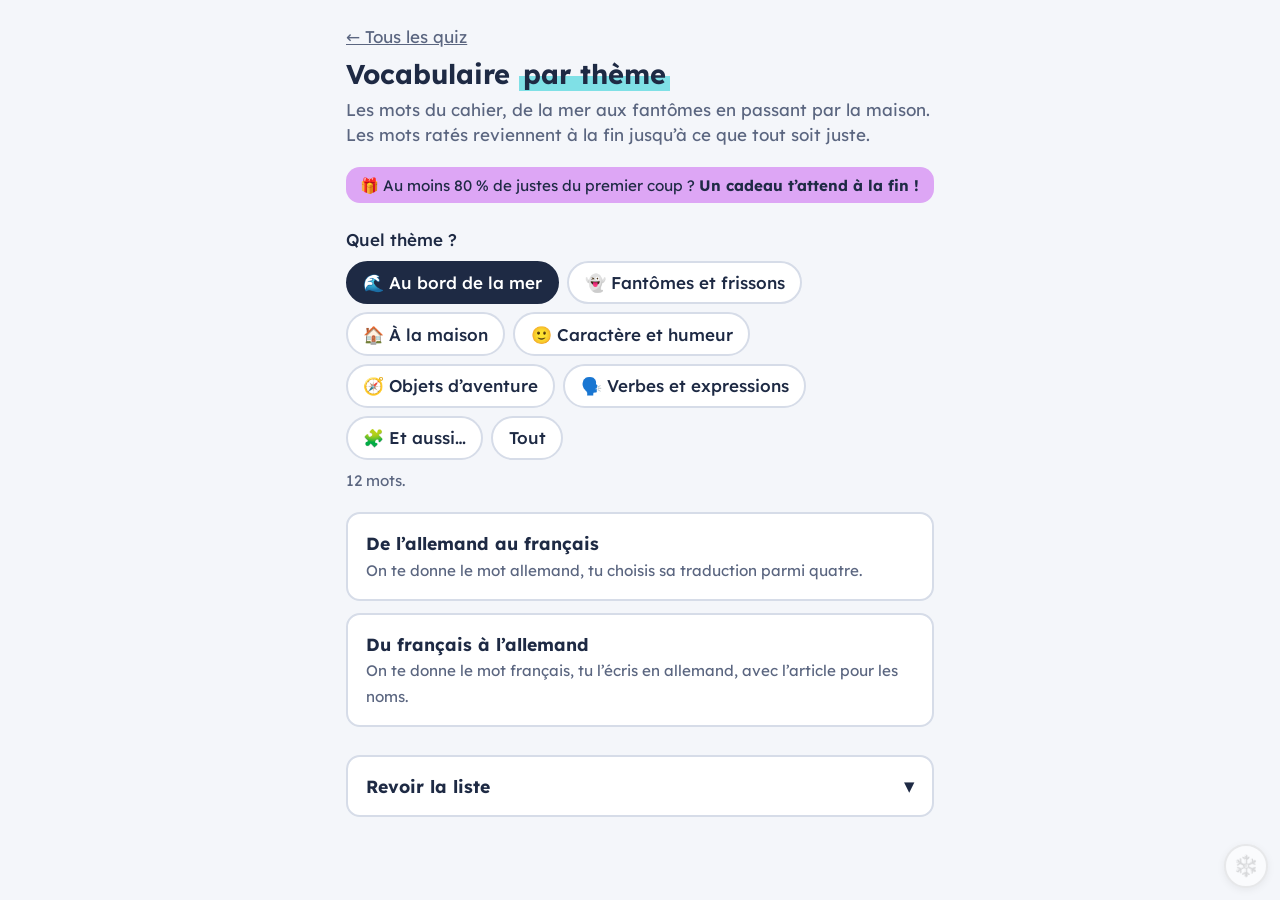
<file: wortschatz/index.html>
<!DOCTYPE html>
<html lang="fr">
<head>
<meta charset="utf-8">
<meta name="viewport" content="width=device-width, initial-scale=1, viewport-fit=cover">
<title>Vocabulaire allemand – entraînement</title>
<link rel="preconnect" href="https://fonts.googleapis.com">
<link rel="preconnect" href="https://fonts.gstatic.com" crossorigin>
<link href="https://fonts.googleapis.com/css2?family=Lexend:wght@400;500;700&display=swap" rel="stylesheet">
<style>
:root {
  --bg: #F4F6FA; --paper: #FFFFFF; --ink: #1E2A44; --muted: #5B6680; --line: #D6DCE8;
  --aqua: #7FE0E6; --green: #74DB6A; --yellow: #EEF23A; --orange: #FFB43A; --violet: #DDA6F5;
  --ok: #1F8A3B; --ko: #C2342B; --warn: #A86400; --btn: #1E2A44; --btn-ink: #FFFFFF;
  color-scheme: light;
}
@media (prefers-color-scheme: dark) {
  :root:not([data-theme="light"]) {
    --bg: #141826; --paper: #1D2234; --ink: #E8ECF6; --muted: #A3ABC2; --line: #333B55;
    --aqua: #2E8C92; --green: #3C8F36; --yellow: #8E9120; --orange: #A86A12; --violet: #7E4E96;
    --ok: #5FD07A; --ko: #FF7A70; --warn: #F0B04A; --btn: #E8ECF6; --btn-ink: #141826;
    color-scheme: dark;
  }
}
:root[data-theme="dark"] {
  --bg: #141826; --paper: #1D2234; --ink: #E8ECF6; --muted: #A3ABC2; --line: #333B55;
  --aqua: #2E8C92; --green: #3C8F36; --yellow: #8E9120; --orange: #A86A12; --violet: #7E4E96;
  --ok: #5FD07A; --ko: #FF7A70; --warn: #F0B04A; --btn: #E8ECF6; --btn-ink: #141826;
  color-scheme: dark;
}
*, *::before, *::after { box-sizing: border-box; }
body {
  margin: 0; background: var(--bg); color: var(--ink);
  font-family: "Lexend", system-ui, -apple-system, "Segoe UI", Roboto, sans-serif;
  font-size: 17px; line-height: 1.5;
  padding: env(safe-area-inset-top, 0px) 0 env(safe-area-inset-bottom, 0px);
}
main { max-width: 620px; margin: 0 auto; padding: 1.5rem 1rem 3rem; }
h1 { font-size: 1.7rem; line-height: 1.2; margin: .5rem 0 .4rem; font-weight: 700; }
h1 .hl { background: linear-gradient(transparent 55%, var(--aqua) 55%); padding: 0 .15em; }
p.lead { color: var(--muted); margin: 0 0 1.5rem; }
.hidden { display: none !important; }
.link { background: none; border: 0; color: var(--muted); font: inherit; cursor: pointer; padding: .3rem 0; text-decoration: underline; }
button:focus-visible, input:focus-visible, a:focus-visible { outline: 3px solid var(--orange); outline-offset: 2px; }

.range-title { font-weight: 500; margin: 0 0 .5rem; }
.range { display: flex; gap: .5rem; margin: 0 0 .6rem; flex-wrap: wrap; }
.range label { cursor: pointer; position: relative; }
.range input { position: absolute; opacity: 0; pointer-events: none; }
.range span { display: inline-block; padding: .45rem .95rem; border-radius: 999px; border: 2px solid var(--line); background: var(--paper); font-weight: 500; }
.range input:checked + span { background: var(--btn); color: var(--btn-ink); border-color: var(--btn); }
.range input:focus-visible + span { outline: 3px solid var(--orange); outline-offset: 2px; }
.range-hint { color: var(--muted); font-size: .95rem; margin: 0 0 1.25rem; min-height: 1.5em; }

.modes { display: grid; gap: .75rem; }
.mode {
  text-align: left; width: 100%; padding: 1rem 1.1rem; border-radius: 14px;
  border: 2px solid var(--line); background: var(--paper); color: var(--ink); font: inherit; cursor: pointer;
}
.mode strong { display: block; font-size: 1.1rem; }
.mode span { color: var(--muted); font-size: .95rem; }
.mode:hover { border-color: var(--ink); }

details { margin-top: 1.75rem; }
summary {
  cursor: pointer; font-weight: 700; font-size: 1.1rem; list-style: none;
  display: flex; justify-content: space-between; align-items: center;
  padding: 1rem 1.1rem; border-radius: 14px; border: 2px solid var(--line); background: var(--paper);
}
summary::-webkit-details-marker { display: none; }
summary::after { content: "▾"; font-size: 1.3rem; line-height: 1; transition: transform .2s; }
details[open] summary::after { transform: rotate(180deg); }
summary:hover { border-color: var(--ink); }
.list-theme { margin: 1.1rem 0 .4rem; font-weight: 700; }
.list { background: var(--paper); border: 1px solid var(--line); border-radius: 12px; overflow: hidden; }
.list-row { display: grid; grid-template-columns: 1fr 1fr; gap: .2rem 1rem; padding: .5rem .8rem; border-bottom: 1px solid var(--line); }
.list-row:last-child { border-bottom: 0; }
.list-row .de { font-weight: 500; }
.list-row .fr { color: var(--muted); }
.list-row .note { grid-column: 1 / -1; font-size: .85rem; color: var(--warn); }
@media (max-width: 480px) { .list-row { grid-template-columns: 1fr; } }

.topbar { display: flex; justify-content: space-between; align-items: center; gap: 1rem; margin-bottom: 1rem; }
.progress { display: flex; gap: 5px; flex-wrap: wrap; }
.progress-text { color: var(--muted); font-weight: 500; }
.dot { width: 14px; height: 14px; border-radius: 50%; border: 2px solid var(--line); }
.dot.done { background: var(--green); border-color: var(--green); }
.dot.missed { background: var(--orange); border-color: var(--orange); }
.dot.current { border-color: var(--ink); }

.card { background: var(--paper); border-radius: 18px; padding: 1.4rem 1.2rem; border: 1px solid var(--line); }
.prompt { margin-bottom: 1.2rem; }
.prompt .theme { color: var(--muted); font-size: .9rem; }
.prompt .big { font-size: 2rem; font-weight: 700; line-height: 1.15; word-break: break-word; margin-top: .15rem; }
.prompt .sub { color: var(--muted); margin-top: .3rem; }

.choices { display: grid; gap: .6rem; margin-bottom: 1.2rem; }
.choice {
  text-align: left; width: 100%; padding: .8rem 1rem; border-radius: 12px; font: inherit; font-size: 1.05rem;
  border: 2px solid var(--line); background: var(--bg); color: var(--ink); cursor: pointer;
  display: flex; gap: .7rem; align-items: baseline;
}
.choice .k { color: var(--muted); font-size: .85rem; min-width: 1em; }
.choice:hover:not(:disabled) { border-color: var(--ink); }
.choice:disabled { cursor: default; }
.choice.right { border-color: var(--ok); background: color-mix(in srgb, var(--ok) 14%, var(--paper)); }
.choice.wrong { border-color: var(--ko); background: color-mix(in srgb, var(--ko) 12%, var(--paper)); }

.field { margin-bottom: 1rem; }
.field label { display: inline-block; font-weight: 500; font-size: .95rem; margin-bottom: .3rem; padding: 0 .3em; border-radius: 4px; background: var(--aqua); }
.field input {
  width: 100%; font: inherit; font-size: 1.2rem; color: var(--ink); background: transparent;
  border: 0; border-bottom: 3px solid var(--line); padding: .35rem .1rem; border-radius: 0;
}
.field input:focus { outline: none; border-color: var(--aqua); }
.field.ok input { border-color: var(--ok); }
.field.ko input { border-color: var(--ko); }
.fb { font-size: .95rem; margin-top: .3rem; }
.field.ok .fb { color: var(--ok); }
.field.ko .fb { color: var(--ko); }
.fb .note, .verdict .note { color: var(--warn); display: block; font-weight: 400; font-size: .95rem; }

.keys { display: flex; gap: .5rem; margin: .4rem 0 1.2rem; }
.key {
  font: inherit; font-size: 1.15rem; width: 48px; height: 44px; border-radius: 10px;
  border: 2px solid var(--line); background: var(--bg); color: var(--ink); cursor: pointer;
}
.main-btn {
  width: 100%; font: inherit; font-weight: 700; font-size: 1.1rem; padding: .85rem 1rem;
  border-radius: 12px; border: 0; background: var(--btn); color: var(--btn-ink); cursor: pointer;
}
.verdict { font-weight: 700; margin: 0 0 1rem; font-size: 1.05rem; }
.verdict.good { color: var(--ok); } .verdict.bad { color: var(--ko); }

.result .score { font-size: 3.2rem; font-weight: 700; line-height: 1; margin: .5rem 0; }
.result ul { padding-left: 1.2rem; }
.result li { margin-bottom: .3rem; }
.btns { display: grid; gap: .6rem; margin-top: 1.4rem; }
.second-btn {
  width: 100%; font: inherit; font-weight: 500; padding: .8rem 1rem; border-radius: 12px;
  border: 2px solid var(--line); background: var(--paper); color: var(--ink); cursor: pointer;
}
@media (prefers-reduced-motion: no-preference) {
  .card.shake { animation: shake .3s; }
  @keyframes shake { 25% { transform: translateX(-5px); } 75% { transform: translateX(5px); } }
}
</style>
<link rel="stylesheet" href="../commun/cadeau.css">
</head>
<body>
<main>

  <section id="home">
    <a class="link" href="../">← Tous les quiz</a>
    <h1>Vocabulaire <span class="hl">par thème</span></h1>
    <p class="lead">Les mots du cahier, de la mer aux fantômes en passant par la maison. Les mots ratés reviennent à la fin jusqu’à ce que tout soit juste.</p>
    <p class="gift-pill">🎁 Au moins 80&nbsp;% de justes du premier coup&nbsp;? <strong>Un cadeau t’attend à la fin&nbsp;!</strong></p>
    <p class="range-title">Quel thème ?</p>
    <div class="range" role="radiogroup" id="ranges"></div>
    <p class="range-hint" id="range-hint"></p>
    <div class="modes">
      <button class="mode" data-mode="qcm">
        <strong>De l’allemand au français</strong>
        <span>On te donne le mot allemand, tu choisis sa traduction parmi quatre.</span>
      </button>
      <button class="mode" data-mode="ecrire">
        <strong>Du français à l’allemand</strong>
        <span>On te donne le mot français, tu l’écris en allemand, avec l’article pour les noms.</span>
      </button>
    </div>
    <details>
      <summary>Revoir la liste</summary>
      <div id="list"></div>
    </details>
  </section>

  <section id="quiz" class="hidden">
    <div class="topbar">
      <div class="progress" id="progress"></div>
      <button class="link" id="quit">Quitter</button>
    </div>
    <div class="card" id="card">
      <div class="prompt" id="prompt"></div>
      <div id="answer"></div>
      <p class="verdict hidden" id="verdict"></p>
      <button class="main-btn" id="action">Vérifier</button>
    </div>
  </section>

  <section id="result" class="hidden result">
    <div class="card">
      <p style="margin:0;color:var(--muted)">Justes du premier coup</p>
      <div class="score" id="score"></div>
      <p id="comment"></p>
      <div id="missed"></div>
      <div id="gift" class="gift"></div>
      <div class="btns">
        <button class="main-btn" id="again">Recommencer</button>
        <button class="second-btn" id="home-btn">Changer d’exercice</button>
      </div>
    </div>
  </section>

</main>
<script src="../commun/karambolage.js"></script>
<script src="../commun/cadeau.js"></script>
<script>
// Vocabulaire du cahier, rangé par thème. Pour chaque mot :
// - de : la forme allemande, ou une liste de formes acceptées (affichées séparées par « / ») ;
// - fr : la traduction ;
// - pl : le pluriel, affiché à titre d'information ;
// - note : remarque affichée après la réponse et dans la liste ;
// - casse : true si la majuscule compte (ex. « Sie », qui veut dire autre chose que « sie »).
const THEMES = [
  { id: "mer", name: "🌊 Au bord de la mer", words: [
    { de: "der Turm", fr: "la tour" },
    { de: "der Leuchtturm", fr: "le phare" },
    { de: "der Mond", fr: "la lune" },
    { de: "der Felsen", fr: "le rocher" },
    { de: ["das Meer", "die See"], fr: "la mer", note: "Attention : die See, c’est la mer, mais der See, c’est le lac." },
    { de: "der See", fr: "le lac", note: "Attention : der See, c’est le lac, mais die See, c’est la mer." },
    { de: "der Stein", fr: "le caillou" },
    { de: "der Wind", fr: "le vent" },
    { de: "der Wind heult", fr: "le vent hurle" },
    { de: "die Möwe", pl: "die Möwen", fr: "la mouette" },
    { de: "die Wolke", pl: "die Wolken", fr: "le nuage" },
    { de: "es ist wolkig", fr: "il y a des nuages" }
  ]},
  { id: "fantomes", name: "👻 Fantômes et frissons", words: [
    { de: "das Gespenst", pl: "die Gespenster", fr: "le fantôme" },
    { de: "spuken", fr: "hanter", note: "Attention : spuken (hanter) ≠ spucken (cracher)." },
    { de: ["es spukt", "es geistert"], fr: "il y a des fantômes" },
    { de: "der Schrecken", fr: "la terreur" },
    { de: "fürchten", fr: "craindre" },
    { de: "drohen", fr: "menacer" },
    { de: "erpressen", fr: "faire chanter" },
    { de: ["erstarren", "starr werden"], fr: "se figer" },
    { de: "kreischen", fr: "pousser des cris stridents" },
    { de: "schreien", fr: "crier" },
    { de: "flüstern", fr: "chuchoter" },
    { de: "klopfen", fr: "toquer, frapper" }
  ]},
  { id: "maison", name: "🏠 À la maison", words: [
    { de: "das Haus", fr: "la maison" },
    { de: "die Wohnung", fr: "l’appartement" },
    { de: "die Küche", fr: "la cuisine" },
    { de: ["das Badezimmer", "das Bad"], fr: "la salle de bain" },
    { de: ["das WC", "die Toilette"], fr: "les toilettes" },
    { de: "der Flur", fr: "le couloir" },
    { de: "das Treppenhaus", fr: "la cage d’escalier" },
    { de: "das Schlafzimmer", fr: "la chambre" },
    { de: "das Wohnzimmer", fr: "le salon" },
    { de: "das Esszimmer", fr: "la salle à manger" },
    { de: "der Besuch", fr: "la visite" },
    { de: "der Staub", fr: "la poussière" },
    { de: "Staub saugen", fr: "passer l’aspirateur" }
  ]},
  { id: "humeur", name: "🙂 Caractère et humeur", words: [
    { de: "die Laune", fr: "l’humeur" },
    { de: "meckern", fr: "ronchonner" },
    { de: "seufzen", fr: "soupirer" },
    { de: "jubeln", fr: "jubiler" },
    { de: "grübeln", fr: "ruminer, se creuser la tête", note: "Dans le cahier : viel nachdenken (beaucoup réfléchir)." },
    { de: "träumen", fr: "rêver" },
    { de: "der Traum", fr: "le rêve" },
    { de: "mutig", fr: "courageux" },
    { de: "der Mut", fr: "le courage" },
    { de: "fleißig", fr: "travailleur" },
    { de: "ernst", fr: "sérieux" },
    { de: "müde", fr: "fatigué" },
    { de: "der Witz", fr: "la blague" },
    { de: "schummeln", fr: "tricher" },
    { de: ["spinnen", "verrückt sein"], fr: "être fou" },
    { de: "schüchtern", fr: "timide" },
    { de: "einsam", fr: "isolé, seul", note: "Man kann allein sein, aber das heißt nicht, dass man einsam ist : on peut être seul sans se sentir isolé." },
    { de: ["grausam", "gemein"], fr: "cruel" },
    { de: "der Säufer", fr: "l’ivrogne" }
  ]},
  { id: "aventure", name: "🧭 Objets d’aventure", words: [
    { de: "die Schnur", fr: "la ficelle, la corde" },
    { de: "die Kette", fr: "le collier, la chaîne" },
    { de: "rostig", fr: "rouillé" },
    { de: "der Kompass", fr: "le compas, la boussole" },
    { de: "das Bettlaken", fr: "le drap" },
    { de: "die Steinschleuder", fr: "le lance-pierre", note: "Attention : c’est die Steinschleuder, au féminin." },
    { de: "der Knoblauch", fr: "l’ail" }
  ]},
  { id: "verbes", name: "🗣️ Verbes et expressions", words: [
    { de: "sich schämen", fr: "avoir honte" },
    { de: "stören", fr: "déranger" },
    { de: "kippeln", fr: "se balancer sur sa chaise" },
    { de: "vorschlagen", fr: "proposer", note: "Verbe fort à particule séparable : er schlägt vor." },
    { de: "jagen", fr: "chasser" },
    { de: "fortjagen", fr: "faire déguerpir", note: "Particule séparable : er jagt sie fort." },
    { de: ["jdn überreden", "jemanden überreden", "überreden"], fr: "convaincre quelqu’un" },
    { de: "reden über", fr: "parler de (+ accusatif)", note: "Ich rede über den Jungen : je parle du garçon." },
    { de: "aufgeben", fr: "abandonner, arrêter", note: "Particule séparable : er gibt auf." },
    { de: "nachgeben", fr: "céder", note: "Beide Männer geben nach : les deux hommes cèdent." },
    { de: "saufen", fr: "se soûler" },
    { de: "besoffen sein", fr: "être soûl" }
  ]},
  { id: "aussi", name: "🧩 Et aussi…", words: [
    { de: "zahlen", fr: "payer", note: "Attention : zahlen (payer) ≠ zählen (compter)." },
    { de: "zählen", fr: "compter", note: "Attention : zählen (compter) ≠ zahlen (payer)." },
    { de: "früher", fr: "avant, autrefois" },
    { de: ["gleich", "sofort"], fr: "tout de suite" },
    { de: "Sie", fr: "vous (forme de politesse)", casse: true, note: "Avec une majuscule : Sie, c’est « vous ». Avec une minuscule, sie veut dire « elle » ou « ils »." },
    { de: "der Linkshänder", fr: "le gaucher" },
    { de: "spucken", fr: "cracher", note: "Attention : spucken (cracher) ≠ spuken (hanter)." },
    { de: "die Versicherung", fr: "l’assurance" },
    { de: "es sei denn", fr: "à moins que" }
  ]}
];

// Liste à plat : chaque mot garde une référence vers son thème.
const WORDS = THEMES.flatMap(t => t.words.map(w => ({ ...w, de: [].concat(w.de), theme: t })));
const deText = w => w.de.join(" / ");

const $ = id => document.getElementById(id);
let mode, set, queue, current, status, checked, firstTry;

// Liste de révision
$("list").innerHTML = THEMES.map(t => `
  <p class="list-theme">${t.name}</p>
  <div class="list">${WORDS.filter(w => w.theme === t).map(w => `
    <div class="list-row"><span class="de">${deText(w)}${w.pl ? ` <span class="fr">(pl. ${w.pl})</span>` : ""}</span><span class="fr">${w.fr}</span>${w.note ? `<span class="note">${w.note}</span>` : ""}</div>`).join("")}
  </div>`).join("");

function shuffle(a) {
  for (let i = a.length - 1; i > 0; i--) { const j = Math.floor(Math.random() * (i + 1)); [a[i], a[j]] = [a[j], a[i]]; }
  return a;
}

// Séries : un thème, ou tout le vocabulaire
const SERIES = THEMES.map(t => ({ id: t.id, label: t.name, pick: () => WORDS.flatMap((w, i) => w.theme === t ? [i] : []),
  hint: `${t.words.length} mots.` }));
SERIES.push({ id: "all", label: "Tout", pick: () => [...WORDS.keys()], hint: `Tout le vocabulaire : ${WORDS.length} mots.` });

const RANGE_KEY = "vocabulaire-theme";
let savedRange = null;
try { savedRange = localStorage.getItem(RANGE_KEY); } catch (e) {}
if (!SERIES.some(s => s.id === savedRange)) savedRange = SERIES[0].id;
$("ranges").innerHTML = SERIES.map(s =>
  `<label><input type="radio" name="range" value="${s.id}"${s.id === savedRange ? " checked" : ""}><span>${s.label}</span></label>`
).join("");
const selectedRange = () => document.querySelector('input[name="range"]:checked').value;
function showRangeHint() { $("range-hint").textContent = SERIES.find(s => s.id === selectedRange()).hint; }
$("ranges").addEventListener("change", () => {
  showRangeHint();
  try { localStorage.setItem(RANGE_KEY, selectedRange()); } catch (e) {}
});
showRangeHint();

// Correction de l'écrit
const ARTICLES = ["der", "die", "das"];
function norm(s) { return s.replace(/[.!]+$/, "").replace(/\s+/g, " ").trim(); }
function noUml(s) {
  return s.replace(/ae/g, "a").replace(/oe/g, "o").replace(/ue/g, "u")
          .replace(/ä/g, "a").replace(/ö/g, "o").replace(/ü/g, "u").replace(/ß/g, "ss");
}
// Compare une réponse à une forme attendue. Renvoie "ok", "casse" (juste à la majuscule près),
// "casse-stricte" (juste à la majuscule près, mais elle compte pour ce mot),
// "presque" (juste à un tréma ou un ß près), "article-manquant", "article-faux" ou null.
function compare(got, exp, w) {
  // Une majuscule en début de réponse (« Der Turm ») n'est pas une faute, sauf quand la casse compte.
  if (got === exp || (!w.casse && got === exp.charAt(0).toUpperCase() + exp.slice(1))) return "ok";
  const g = got.toLowerCase(), e = exp.toLowerCase();
  if (g === e) return w.casse ? "casse-stricte" : "casse";
  if (noUml(g) === noUml(e)) return "presque";
  const [art, ...rest] = e.split(" ");
  if (ARTICLES.includes(art)) {
    const noun = rest.join(" "), gw = g.split(" ");
    if (g === noun || noUml(g) === noUml(noun)) return "article-manquant";
    if (ARTICLES.includes(gw[0]) && gw.slice(1).join(" ") === noun) return "article-faux";
  }
  return null;
}
function checkWritten(value, w) {
  const got = norm(value);
  const answer = deText(w);
  if (!got) return { ok: false, msg: "Réponse attendue : " + answer };
  // Une seule forme suffit quand plusieurs sont acceptées ; on peut aussi en donner plusieurs (« das Meer / die See »).
  const parts = got.split(/\s*(?:\/|,|\boder\b)\s*/).filter(Boolean);
  const results = parts.map(p => w.de.map(e => compare(p, e, w)));
  const best = r => r.includes("ok") ? "ok" : r.includes("casse") ? "casse" : r.find(Boolean) || null;
  const verdicts = results.map(best);
  if (verdicts.every(v => v === "ok")) return { ok: true };
  if (verdicts.every(v => v === "ok" || v === "casse"))
    return { ok: true, note: "Attention à la majuscule : " + answer };
  const v = verdicts.find(v => v !== "ok" && v !== "casse");
  if (v === "casse-stricte") return { ok: false, msg: "Ici, la majuscule compte : " + answer };
  if (v === "presque") return { ok: false, msg: "Presque ! Attention à ä, ö, ü ou ß : " + answer };
  if (v === "article-manquant") return { ok: false, msg: "Il manque l’article : " + answer };
  if (v === "article-faux") return { ok: false, msg: `Mauvais article : ${answer}` };
  return { ok: false, msg: "Réponse attendue : " + answer };
}

function start(m) {
  mode = m;
  set = SERIES.find(s => s.id === selectedRange()).pick();
  queue = shuffle([...set]);
  status = WORDS.map(() => "todo");
  firstTry = WORDS.map(() => null);
  $("home").classList.add("hidden");
  $("result").classList.add("hidden");
  $("quiz").classList.remove("hidden");
  next();
}

function renderProgress() {
  if (set.length > 30) {
    const done = set.filter(i => status[i] === "done").length;
    $("progress").innerHTML = `<span class="progress-text">${done} / ${set.length} mots</span>`;
    return;
  }
  $("progress").innerHTML = set.map(i =>
    `<span class="dot ${status[i] === "done" ? "done" : firstTry[i] === false ? "missed" : ""} ${i === current ? "current" : ""}"></span>`
  ).join("");
}

function next() {
  if (!queue.length) return finish();
  current = queue.shift();
  checked = false;
  const w = WORDS[current];
  $("verdict").classList.add("hidden");
  if (mode === "qcm") {
    $("prompt").innerHTML = `<div class="theme">${w.theme.name}</div><div class="big">${deText(w)}</div>`
      + (w.pl ? `<div class="sub">pluriel : ${w.pl}</div>` : "");
    // Trois mauvaises réponses, prises dans la série en cours, ou dans tout le vocabulaire si elle est trop petite.
    let pool = set.filter(i => i !== current && WORDS[i].fr !== w.fr);
    if (pool.length < 3) pool = [...WORDS.keys()].filter(i => i !== current && WORDS[i].fr !== w.fr);
    const options = shuffle([current, ...shuffle(pool).slice(0, 3)]);
    $("answer").innerHTML = `<div class="choices">${options.map((i, k) =>
      `<button class="choice" type="button" data-i="${i}"><span class="k">${k + 1}</span><span>${WORDS[i].fr}</span></button>`).join("")}</div>`;
    document.querySelectorAll(".choice").forEach(b => b.addEventListener("click", () => answerChoice(+b.dataset.i)));
    $("action").classList.add("hidden");
    document.querySelector(".choice").focus();
  } else {
    $("prompt").innerHTML = `<div class="theme">${w.theme.name}</div><div class="big">${w.fr}</div>`
      + `<div class="sub">Écris-le en allemand${w.de.some(e => ARTICLES.includes(e.split(" ")[0])) ? ", avec l’article" : ""}.</div>`;
    $("answer").innerHTML = `
      <div class="field" id="field">
        <label for="in-de">Allemand</label>
        <input id="in-de" type="text" autocomplete="off" autocapitalize="off" autocorrect="off" spellcheck="false" enterkeyhint="done">
        <div class="fb"></div>
      </div>
      <div class="keys" id="keys">${["ä", "ö", "ü", "ß"].map(c => `<button class="key" type="button">${c}</button>`).join("")}</div>`;
    const inp = $("in-de");
    inp.addEventListener("keydown", e => { if (e.key === "Enter") { e.preventDefault(); action(); } });
    document.querySelectorAll(".key").forEach(k => {
      k.addEventListener("mousedown", e => e.preventDefault());
      k.addEventListener("click", () => {
        if (inp.readOnly) return;
        const s = inp.selectionStart ?? inp.value.length, e = inp.selectionEnd ?? inp.value.length;
        inp.value = inp.value.slice(0, s) + k.textContent + inp.value.slice(e);
        inp.focus();
        inp.setSelectionRange(s + 1, s + 1);
      });
    });
    $("action").classList.remove("hidden");
    $("action").textContent = "Vérifier";
    inp.focus();
  }
  renderProgress();
}

// Fin d'une question, commune aux deux exercices
function conclude(ok, extra) {
  const w = WORDS[current];
  if (firstTry[current] === null) firstTry[current] = ok;
  const verdict = $("verdict");
  verdict.classList.remove("hidden", "good", "bad");
  const note = [extra, w.note].filter(Boolean).map(n => `<span class="note">${n}</span>`).join("");
  if (ok) {
    status[current] = "done";
    verdict.innerHTML = "Juste !" + note;
    verdict.classList.add("good");
  } else {
    queue.push(current);
    verdict.innerHTML = "Ce mot reviendra plus tard." + note;
    verdict.classList.add("bad");
    const card = $("card");
    card.classList.remove("shake"); void card.offsetWidth; card.classList.add("shake");
  }
  $("action").classList.remove("hidden");
  $("action").textContent = queue.length ? "Mot suivant" : "Voir le résultat";
  checked = true;
  renderProgress();
  $("action").focus();
}

function answerChoice(i) {
  if (checked) return;
  document.querySelectorAll(".choice").forEach(b => {
    b.disabled = true;
    if (+b.dataset.i === current) b.classList.add("right");
    else if (+b.dataset.i === i) b.classList.add("wrong");
  });
  conclude(i === current, i === current ? null : `${deText(WORDS[current])} : ${WORDS[current].fr}`);
}

function verifyWritten() {
  const w = WORDS[current];
  const field = $("field"), inp = $("in-de");
  const r = checkWritten(inp.value, w);
  field.classList.add(r.ok ? "ok" : "ko");
  inp.readOnly = true;
  field.querySelector(".fb").innerHTML = r.ok ? "✓ " + deText(w) + (w.pl ? ` (pl. ${w.pl})` : "") : r.msg;
  $("keys").classList.add("hidden");
  conclude(r.ok, r.note);
}

function action() {
  if (checked) return next();
  if (mode === "ecrire") verifyWritten();
}

// Touches 1 à 4 pour choisir une réponse au clavier
document.addEventListener("keydown", e => {
  if (mode !== "qcm" || checked || $("quiz").classList.contains("hidden")) return;
  const b = document.querySelectorAll(".choice")[+e.key - 1];
  if (b) b.click();
});

function finish() {
  $("quiz").classList.add("hidden");
  $("result").classList.remove("hidden");
  const n = set.length;
  const good = set.filter(i => firstTry[i]).length;
  $("score").textContent = `${good} / ${n}`;
  $("comment").textContent =
    good === n ? "Parfait, aucune erreur !" :
    good >= 0.8 * n ? "Très bien. Encore un tour et ce sera parfait." :
    good >= 0.4 * n ? "C’est en bonne voie. Refais un tour pour les fixer." :
    "Relis la liste puis réessaie : ça rentre à force de répéter.";
  const missed = set.filter(i => !firstTry[i]).map(i => WORDS[i]);
  $("missed").innerHTML = missed.length
    ? "<p>À revoir :</p><ul>" + missed.map(w => `<li><strong>${deText(w)}</strong> – ${w.fr}</li>`).join("") + "</ul>"
    : "";
  cadeau($("gift"), good, n, "mots");
}

$("action").addEventListener("click", action);
document.querySelectorAll(".mode").forEach(b => b.addEventListener("click", () => start(b.dataset.mode)));
$("again").addEventListener("click", () => start(mode));
$("home-btn").addEventListener("click", () => { $("result").classList.add("hidden"); $("home").classList.remove("hidden"); });
$("quit").addEventListener("click", () => { $("quiz").classList.add("hidden"); $("home").classList.remove("hidden"); });

// Aperçu de l'écran de fin sans faire le quiz : ajouter ?apercu à l'adresse (10 / 12, avec le cadeau),
// ou ?apercu=7 pour choisir le nombre de mots justes sur le premier thème (12 mots).
const apercu = new URLSearchParams(location.search).get("apercu");
if (apercu !== null) {
  const ids = SERIES[0].pick();
  const good = /^\d+$/.test(apercu) ? Math.min(+apercu, ids.length) : 10;
  mode = "qcm";
  set = ids;
  status = WORDS.map(() => "done");
  firstTry = WORDS.map((_, i) => ids.indexOf(i) < good);
  $("home").classList.add("hidden");
  finish();
}
</script>
<script src="../commun/neige.js"></script>
</body>
</html>
</file>
<file: commun/cadeau.css>
/* Styles du cadeau de fin de quiz et de son annonce, communs à tous les quiz.
   Les couleurs (--violet, --line…) viennent des variables de chaque page. */
.gift-pill {
  display: inline-block; margin: -.75rem 0 1.5rem; padding: .45rem .9rem; border-radius: 14px;
  background: var(--violet); font-size: .95rem; line-height: 1.4;
}
.gift { margin-top: 1.4rem; padding-top: 1.2rem; border-top: 2px dashed var(--line); }
.gift-title { font-weight: 700; font-size: 1.15rem; margin: 0 0 .2rem; }
.gift-title .hl { background: linear-gradient(transparent 55%, var(--violet) 55%); padding: 0 .15em; }
.gift p { margin: 0 0 .8rem; color: var(--muted); }
.gift-video {
  position: relative; display: block; width: 100%; aspect-ratio: 16 / 9; padding: 0; overflow: hidden;
  border: 0; border-radius: 12px; background: #000 center / cover no-repeat; cursor: pointer;
}
.gift-video::after {
  content: "▶"; position: absolute; inset: 0; margin: auto; width: 68px; height: 68px; border-radius: 50%;
  display: grid; place-items: center; padding-left: 5px; font-size: 1.7rem;
  background: rgba(255,255,255,.92); color: #1E2A44; box-shadow: 0 2px 12px rgba(0,0,0,.35);
}
.gift-video:hover::after { transform: scale(1.06); }
.gift-video:focus-visible { outline: 3px solid var(--orange); outline-offset: 2px; }
.gift iframe { display: block; width: 100%; aspect-ratio: 16 / 9; border: 0; border-radius: 12px; background: #000; }
.gift-label { margin: .6rem 0 0 !important; font-size: .8rem; font-weight: 500; text-transform: uppercase; letter-spacing: .05em; }
.gift-name { font-weight: 500; margin: .1rem 0 0; color: var(--ink) !important; }
.gift-link { font-size: .9rem; color: var(--muted); }
</file>
